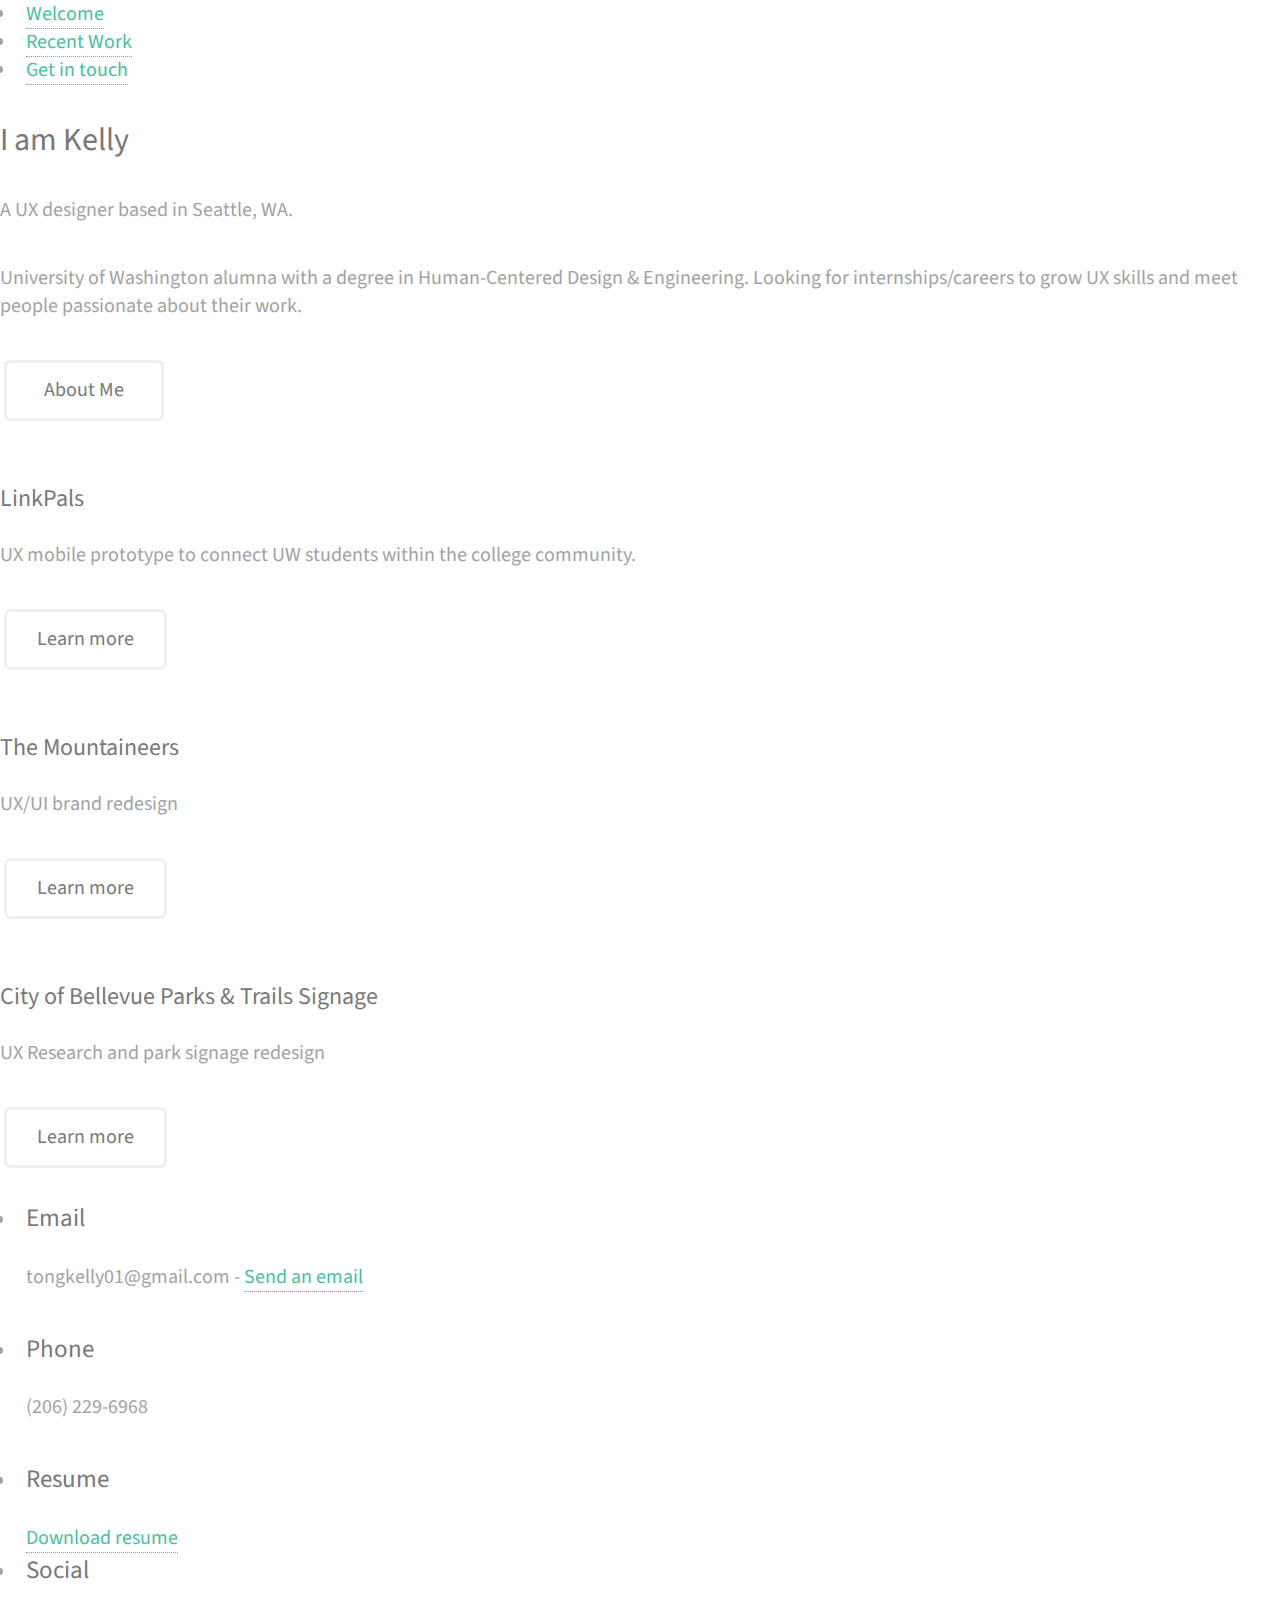
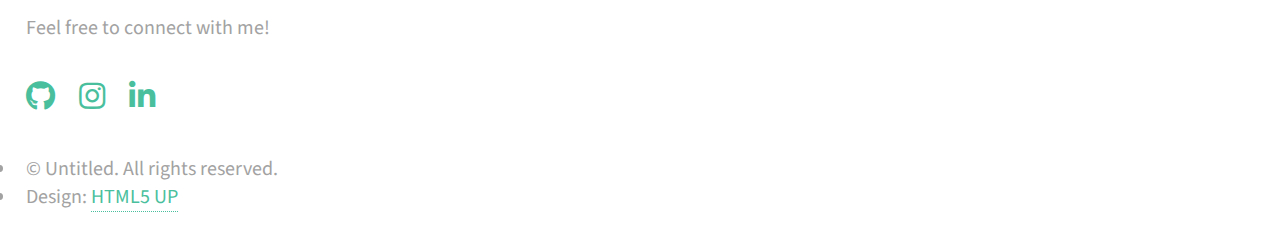
<file: index.html>
<!DOCTYPE HTML>
<!--
	Hyperspace by HTML5 UP
	html5up.net | @ajlkn
	Free for personal and commercial use under the CCA 3.0 license (html5up.net/license)
-->
<html>
	<head>
		<title>Kelly Tong's Portfolio</title>
		<meta charset="utf-8" />
		<meta name="viewport" content="width=device-width, initial-scale=1, user-scalable=no" />
		<link rel="stylesheet" href="assets/css/main.css" />
		<noscript><link rel="stylesheet" href="assets/css/noscript.css" /></noscript>
	</head>
	<body class="is-preload">

		<!-- Sidebar -->
			<section id="sidebar">
				<div class="inner">
					<nav>
						<ul>
							<li><a href="#intro">Welcome</a></li>
							<li><a href="#one">Recent Work</a></li>
							<li><a href="#three">Get in touch</a></li>
						</ul>
					</nav>
				</div>
			</section>

		<!-- Wrapper -->
			<div id="wrapper">

				<!-- Intro -->
					<section id="intro" class="wrapper style1 fullscreen fade-up">
						<div class="inner">
							<h1>I am Kelly</h1>
							<p>A UX designer based in Seattle, WA.</p>
							<p>University of Washington alumna with a degree in Human-Centered Design & Engineering.
								Looking for internships/careers to grow UX skills and meet people passionate about their work.</p>
							<ul class="actions">
								<li><a href="aboutme.html" class="button">About Me</a></li>
							</ul>
						</div>
					</section>

				<!-- One -->
						<section id="one" class="wrapper style2 spotlights">
							<!-- LinkPals -->
							<section>
								<a class="image"><img src="images/pic02.jpg" alt="" data-position="top center"
									style="width: 100px; height: 100px;"/></a>
								<div class="content">
									<div class="inner">
										<h2>LinkPals</h2>
										<p>UX mobile prototype to connect UW students within the college community.</p>
										<ul class="actions">
											<li><a href="linkpals.html" class="button">Learn more</a></li>
										</ul>
									</div>
								</div>
							</section>
							<!-- The Mountaineers -->
							<section>
								<a class="image"><img src="images/pic01.jpg" alt="" data-position="top center" width=50 height=50/></a>
								<div class="content">
									<div class="inner">
										<h2>The Mountaineers</h2>
										<p>UX/UI brand redesign</p>
										<ul class="actions">
											<li><a href="mountaineers.html" class="button">Learn more</a></li>
										</ul>
									</div>
								</div>
							</section>

						<!-- Capstone -->
							<section>
								<a class="image"><img src="images/capstone/sign.png" alt="" data-position="top center" width=50 height=50/></a>
								<div class="content">
									<div class="inner">
										<h2>City of Bellevue Parks & Trails Signage</h2>
										<p>UX Research and park signage redesign</p>
										<ul class="actions">
											<li><a href="capstone.html" class="button">Learn more</a></li>
										</ul>
									</div>
								</div>
							</section>
						</section>

				<!-- Three -->
					<section id="three" class="wrapper style3 fade-up">
						<div class="inner">

								<section>
									<ul class="contact">
										<li>
											<h3>Email</h3>
											<p>tongkelly01@gmail.com - <a href="mailto:tongkelly01@gmail.com">Send an email</a></p>
										</li>

										<li>
											<h3>Phone</h3>
											<p>(206) 229-6968</p>
										</li>

										<li>
											<h3>Resume</h3>
											<a href="KellyTongResume.pdf" download>Download resume</a>
										</li>

										<li>
											<h3>Social</h3>
											<p>Feel free to connect with me!</p>
											<ul class="icons">
												<li><a href="https://github.com/kellytong" class="icon brands fa-github"><span class="label">GitHub</span></a></li>
												<li><a href="https://www.instagram.com/ktongiee" class="icon brands fa-instagram"><span class="label">Instagram</span></a></li>
												<li><a href="https://www.linkedin.com/in/kelly-tong" class="icon brands fa-linkedin-in"><span class="label">LinkedIn</span></a></li>
											</ul>
										</li>
									</ul>
								</section>
						</div>
					</section>
			</div>

		<!-- Footer -->
			<footer id="footer" class="wrapper style1-alt">
				<div class="inner">
					<ul class="menu">
						<li>&copy; Untitled. All rights reserved.</li><li>Design: <a href="http://html5up.net">HTML5 UP</a></li>
					</ul>
				</div>
			</footer>

		<!-- Scripts -->
			<script src="assets/js/jquery.min.js"></script>
			<script src="assets/js/jquery.scrollex.min.js"></script>
			<script src="assets/js/jquery.scrolly.min.js"></script>
			<script src="assets/js/browser.min.js"></script>
			<script src="assets/js/breakpoints.min.js"></script>
			<script src="assets/js/util.js"></script>
			<script src="assets/js/main.js"></script>

	</body>
</html>
</file>
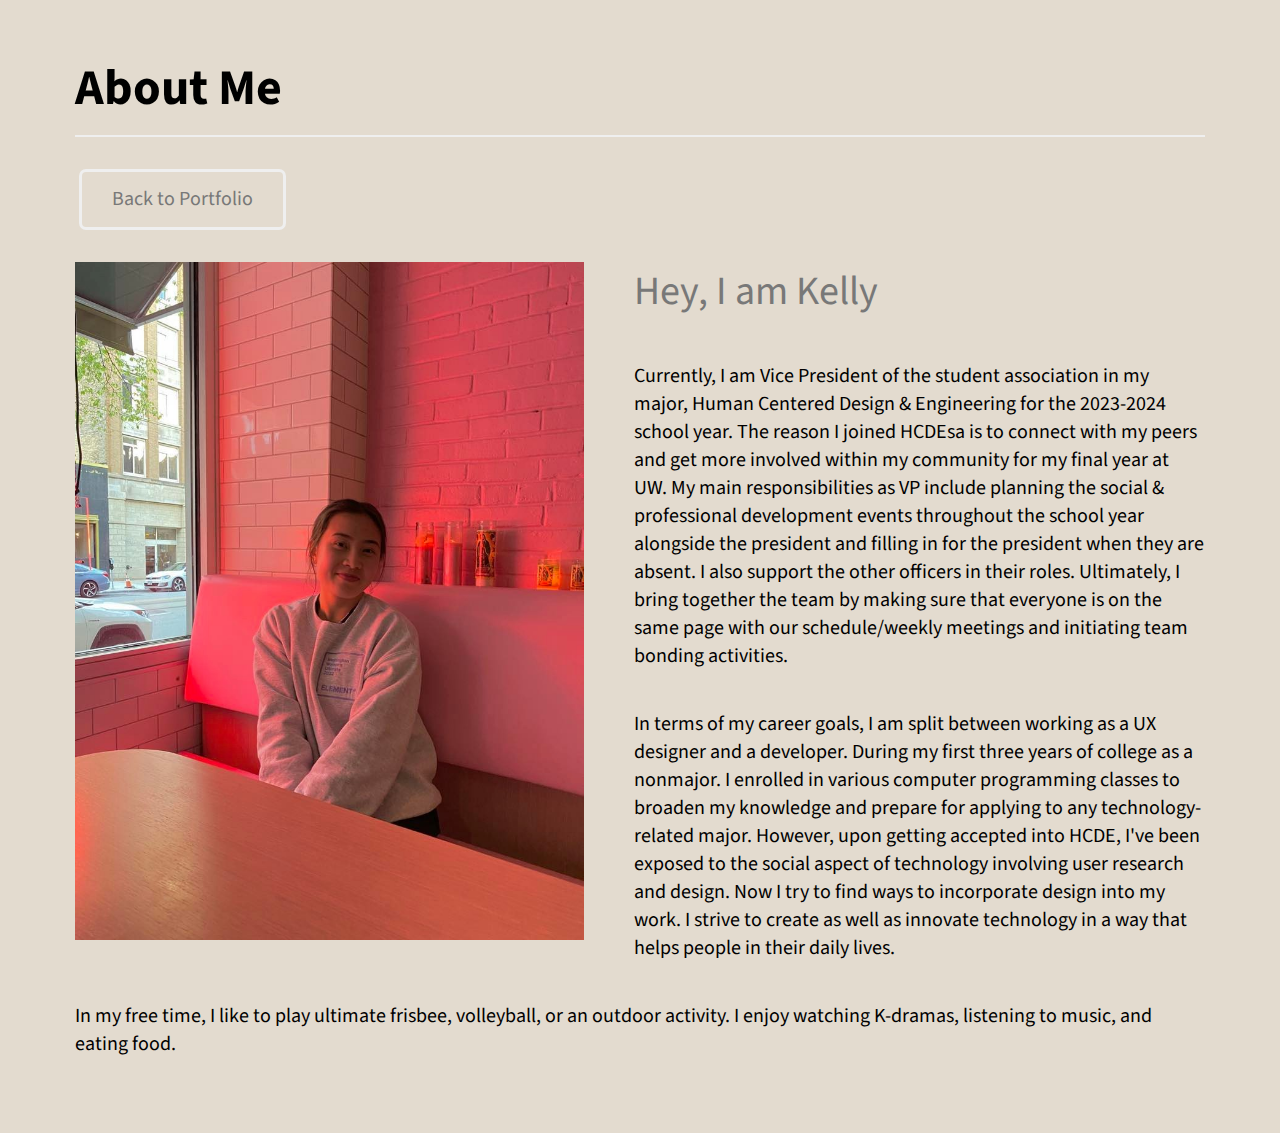
<file: about.html>
<!DOCTYPE HTML>
<html>
	<head>
		<title>About Me</title>
		<link rel="stylesheet" href="assets/css/main.css" />
	</head>
	  <body class="about">
			<header class="heading">About Me</header><hr>

			<ul class="actions">
				<li><a href="index.html" class="button">Back to Portfolio</a></li>
			</ul>

			<section class="aboutme">
				<img class="pic" src="images/portfolio pic.jpeg" alt="">

				<h1>Hey, I am Kelly</h1>

				<strong>
				<p>Currently, I am Vice President of the student association in my
					major, Human Centered Design & Engineering for the 2023-2024 school
					year. The reason I joined HCDEsa is to connect with my peers and get
					more involved within my community for my final year at UW. My main
					responsibilities as VP include planning the social & professional
					development events throughout the school year alongside the president
					and filling in for the president when they are absent. I also support
					the other officers in their roles. Ultimately, I bring together the
					team by making sure that everyone is on the same page with our
					schedule/weekly meetings and initiating team bonding activities.</p>

				<p>In terms of my career goals, I am split between working as a UX
					designer and a developer.

					During my first three years of college as a nonmajor. I enrolled in
					various computer programming classes to broaden my knowledge and
					prepare for applying to any technology-related major. However, upon
					getting accepted into HCDE, I've been exposed to the social aspect
					of technology involving user research and design. Now I try to find
					ways to incorporate design into my work. I strive to create as well
					as innovate technology in a way that helps people in their daily
					lives.</p>

				<p>In my free time, I like to play ultimate frisbee, volleyball, or an
					outdoor activity. I enjoy watching K-dramas, listening to music, and
					eating food. </p>

				</strong>
			</section>

    </body>
</html>
</file>
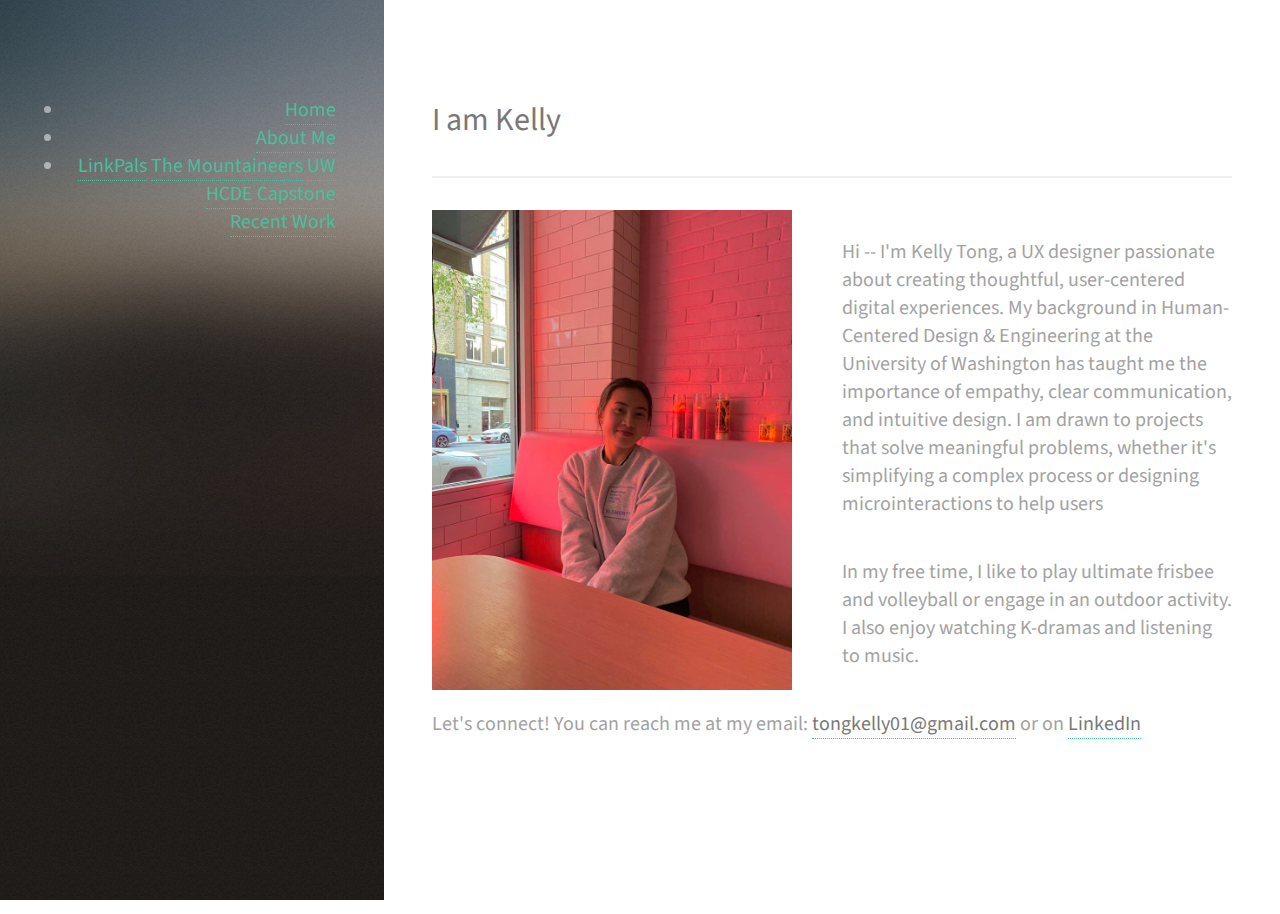
<file: aboutme.html>
<!DOCTYPE HTML>
<!--
	Hyperspace by HTML5 UP
	html5up.net | @ajlkn
	Free for personal and commercial use under the CCA 3.0 license (html5up.net/license)
-->
<html>
	<head>
		<title>About Me Page</title>
		<meta charset="utf-8" />
		<meta name="viewport" content="width=device-width, initial-scale=1, user-scalable=no" />
		<link rel="stylesheet" href="assets/css/main.css" />
		<noscript><link rel="stylesheet" href="assets/css/noscript.css" /></noscript>
	</head>
	<body class="is-preload">

		<!-- Header -->
			<header id="header">
				<nav>
					<ul>
						<li><a href="index.html">Home</a></li>
						<li><a href="aboutme.html" class="active">About Me</a></li>
						<li>
							<div class="dropdown">
								<div class="dropdown-content">
									<a href="linkpals.html">LinkPals</a>
									<a href="mountaineers.html">The Mountaineers</a>
                  <a href="capstone.html">UW HCDE Capstone</a>
								</div><a href="capstone.html">Recent Work</a>
							</div>
						</li>
					</ul>
				</nav>
			</header>

		<!-- Wrapper -->
			<div id="wrapper">

				<!-- Main -->
					<section id="main" class="wrapper">
						<div class="inner">
							<h1>I am Kelly</h1><hr>
							<img class="pic" src="images/portfolio.jpeg" alt="" /><br>
							<p>Hi -- I'm Kelly Tong, a UX designer passionate about creating thoughtful,
								user-centered digital experiences. My background in Human-Centered
								Design & Engineering at the University of Washington has taught me
								the importance of empathy, clear communication, and intuitive design.
								I am drawn to projects that solve meaningful problems, whether it's
							  simplifying a complex process or designing microinteractions to help
							  users</p>

							<p>In my free time, I like to play ultimate frisbee and volleyball or
								engage in an outdoor activity. I also enjoy watching K-dramas and listening
								to music.</p>

							<p>Let's connect! You can reach me at my email:
								<a href="mailto:tongkelly01@gmail.com"><b>tongkelly01@gmail.com</b></a>
								or on <a href="https://www.linkedin.com/in/kelly-tong"><b>LinkedIn</b></a>
							</p>
						</div>
					</section>

			</div>

		<!-- Footer -->
			<footer id="footer" class="wrapper alt">
				<div class="inner">
					<ul class="menu">
						<li>&copy; Untitled. All rights reserved.</li><li>Design: <a href="http://html5up.net">HTML5 UP</a></li>
					</ul>
				</div>
			</footer>

		<!-- Scripts -->
			<script src="assets/js/jquery.min.js"></script>
			<script src="assets/js/jquery.scrollex.min.js"></script>
			<script src="assets/js/jquery.scrolly.min.js"></script>
			<script src="assets/js/browser.min.js"></script>
			<script src="assets/js/breakpoints.min.js"></script>
			<script src="assets/js/util.js"></script>
			<script src="assets/js/main.js"></script>

	</body>
</html>
</file>
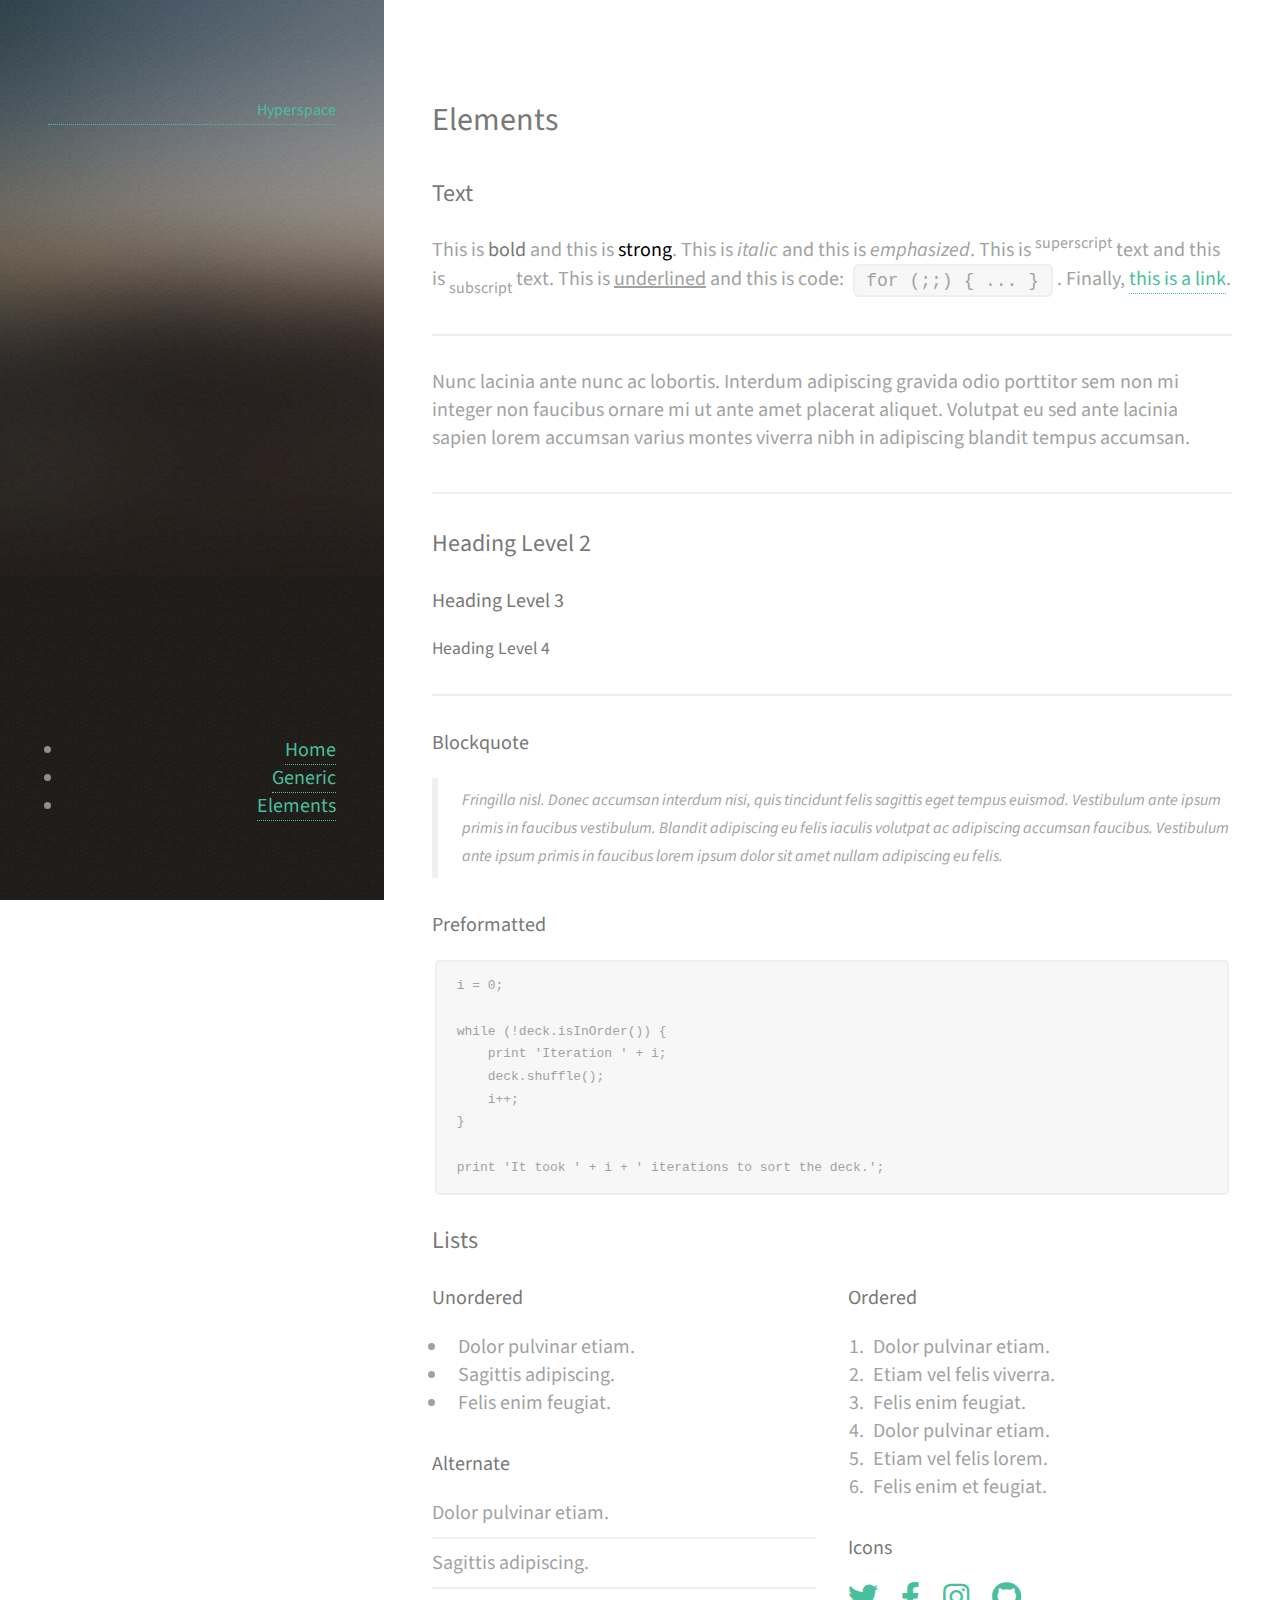
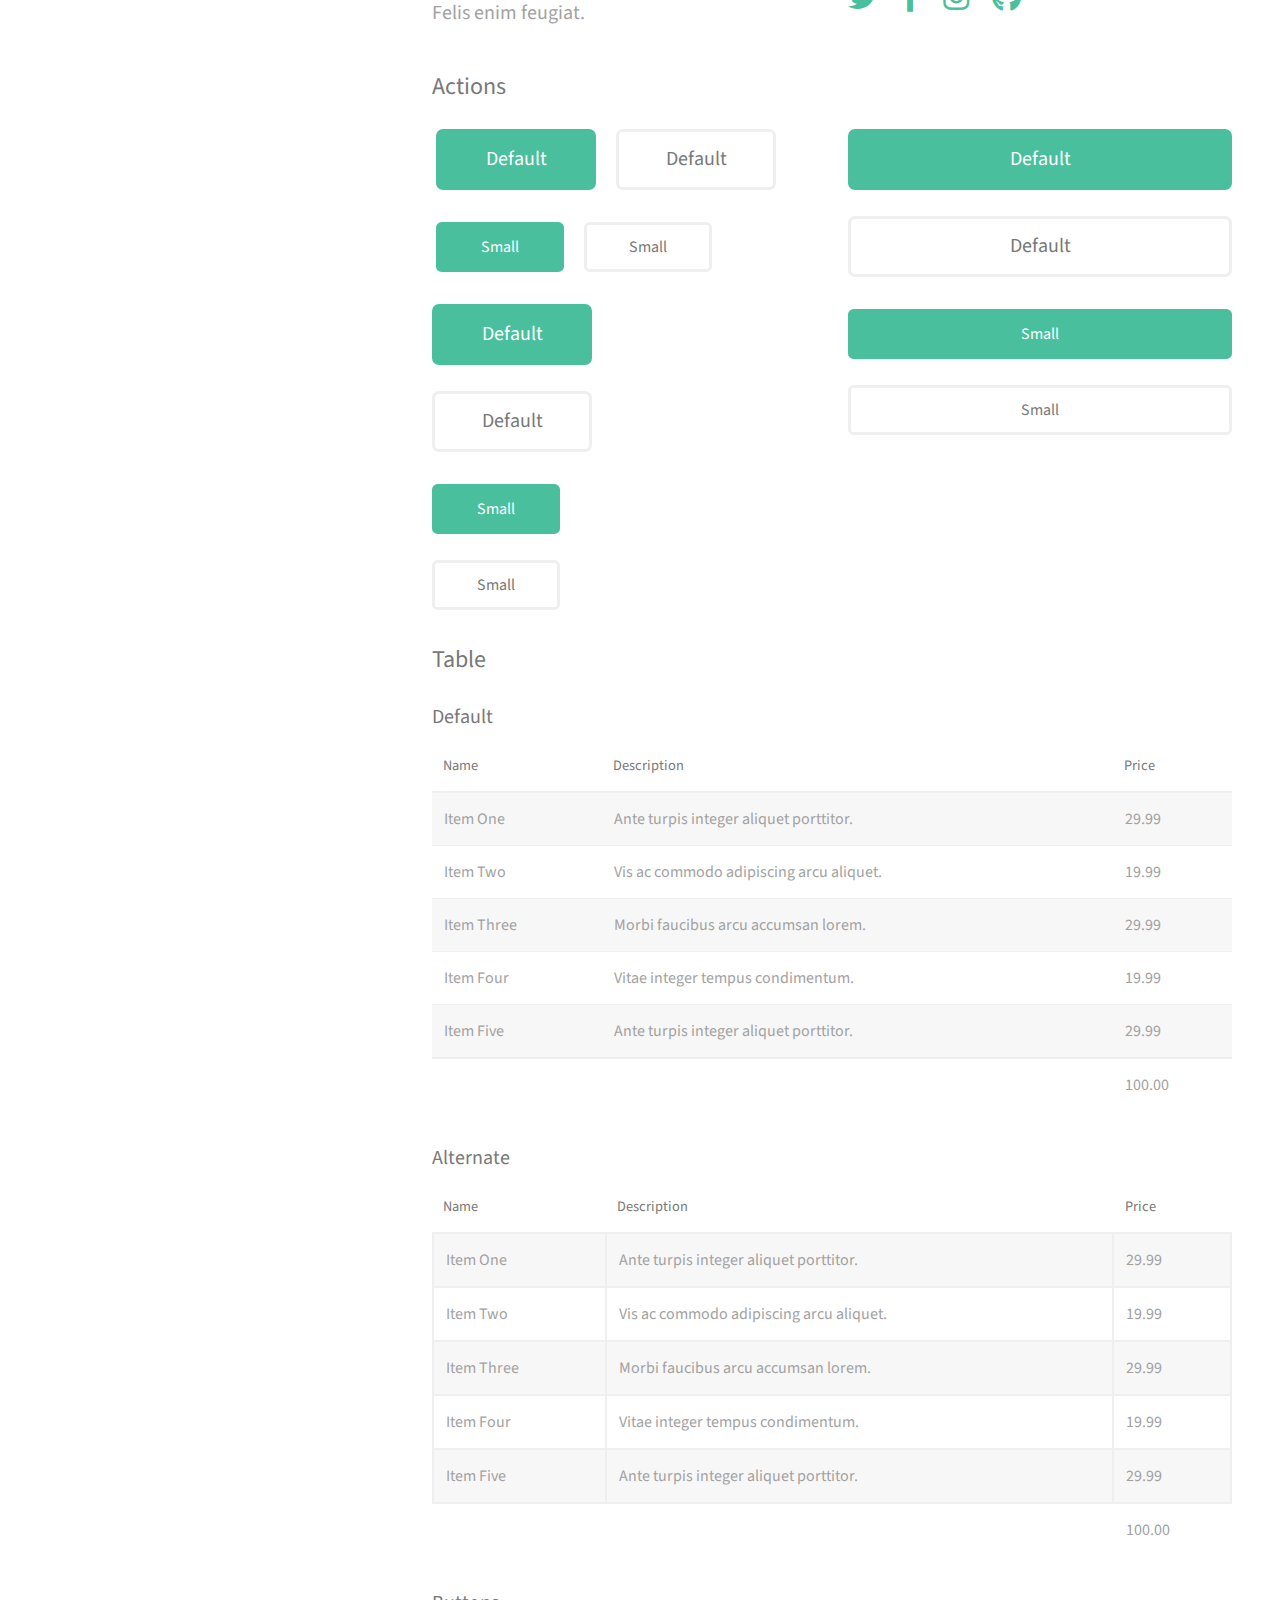
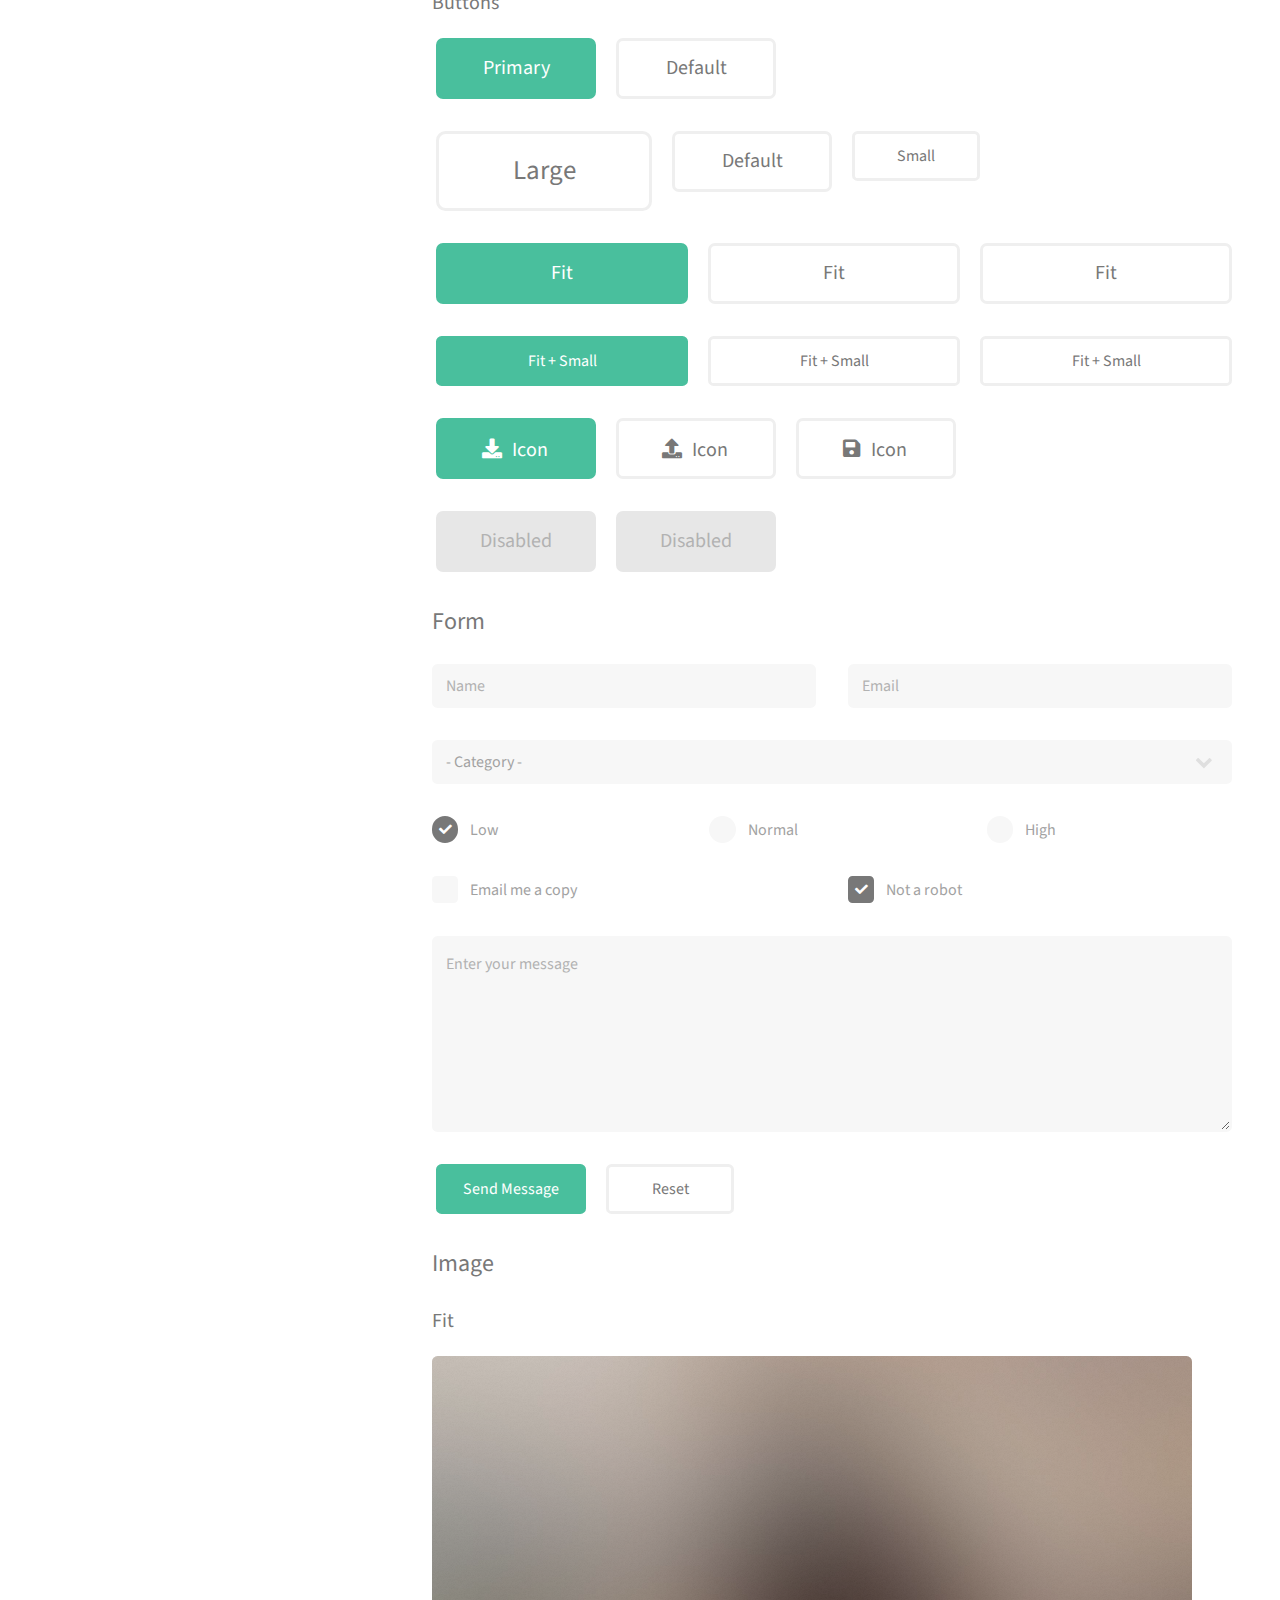
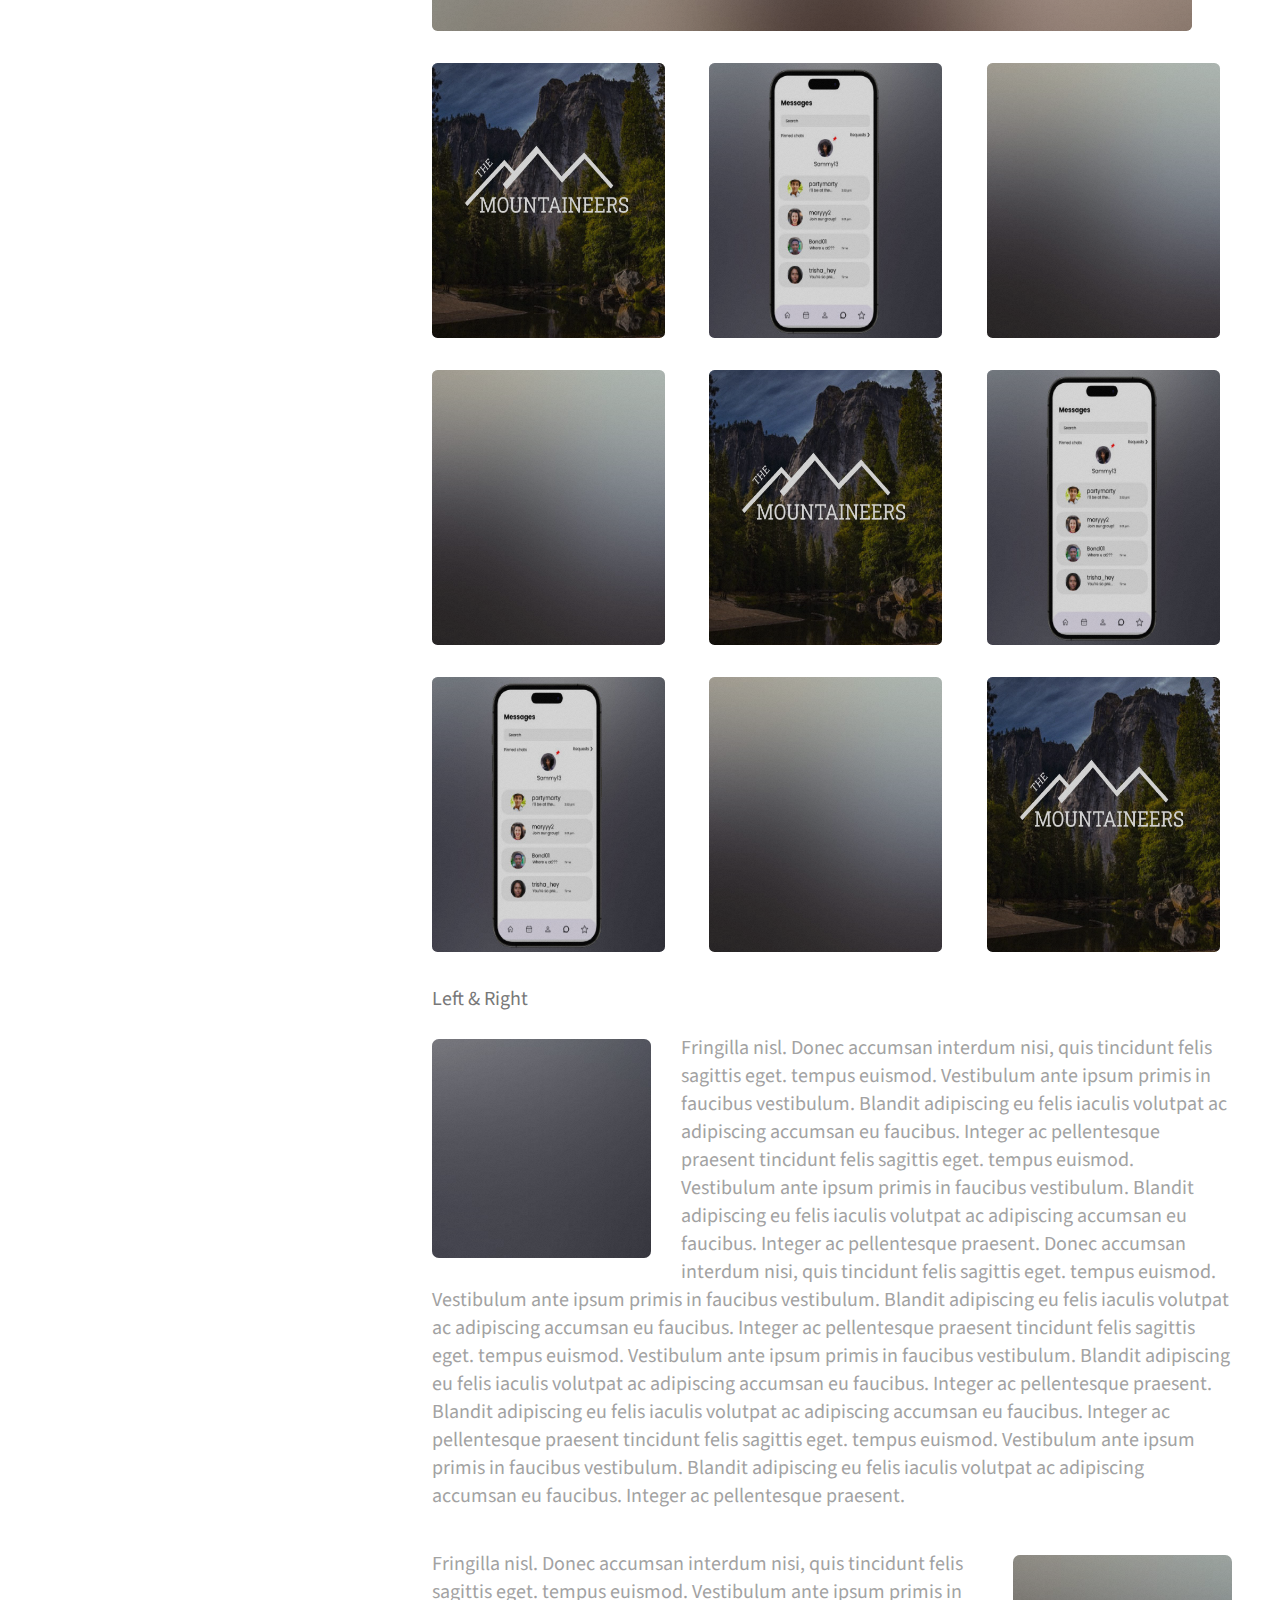
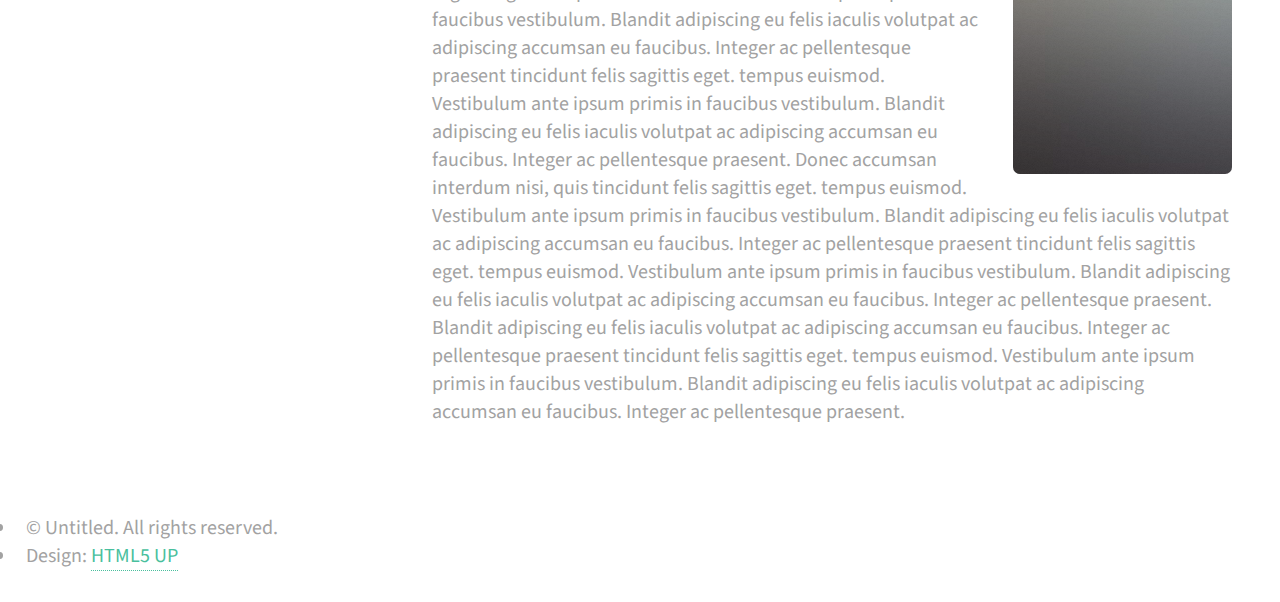
<file: elements.html>
<!DOCTYPE HTML>
<!--
	Hyperspace by HTML5 UP
	html5up.net | @ajlkn
	Free for personal and commercial use under the CCA 3.0 license (html5up.net/license)
-->
<html>
	<head>
		<title>Elements - Hyperspace by HTML5 UP</title>
		<meta charset="utf-8" />
		<meta name="viewport" content="width=device-width, initial-scale=1, user-scalable=no" />
		<link rel="stylesheet" href="assets/css/main.css" />
		<noscript><link rel="stylesheet" href="assets/css/noscript.css" /></noscript>
	</head>
	<body class="is-preload">

		<!-- Header -->
			<header id="header">
				<a href="index.html" class="title">Hyperspace</a>
				<nav>
					<ul>
						<li><a href="index.html">Home</a></li>
						<li><a href="generic.html">Generic</a></li>
						<li><a href="elements.html"  class="active">Elements</a></li>
					</ul>
				</nav>
			</header>

		<!-- Wrapper -->
			<div id="wrapper">

				<!-- Main -->
					<section id="main" class="wrapper">
						<div class="inner">
							<h1 class="major">Elements</h1>

							<!-- Text -->
								<section>
									<h2>Text</h2>
									<p>This is <b>bold</b> and this is <strong>strong</strong>. This is <i>italic</i> and this is <em>emphasized</em>.
									This is <sup>superscript</sup> text and this is <sub>subscript</sub> text.
									This is <u>underlined</u> and this is code: <code>for (;;) { ... }</code>. Finally, <a href="#">this is a link</a>.</p>
									<hr />
									<p>Nunc lacinia ante nunc ac lobortis. Interdum adipiscing gravida odio porttitor sem non mi integer non faucibus ornare mi ut ante amet placerat aliquet. Volutpat eu sed ante lacinia sapien lorem accumsan varius montes viverra nibh in adipiscing blandit tempus accumsan.</p>
									<hr />
									<h2>Heading Level 2</h2>
									<h3>Heading Level 3</h3>
									<h4>Heading Level 4</h4>
									<hr />
									<h3>Blockquote</h3>
									<blockquote>Fringilla nisl. Donec accumsan interdum nisi, quis tincidunt felis sagittis eget tempus euismod. Vestibulum ante ipsum primis in faucibus vestibulum. Blandit adipiscing eu felis iaculis volutpat ac adipiscing accumsan faucibus. Vestibulum ante ipsum primis in faucibus lorem ipsum dolor sit amet nullam adipiscing eu felis.</blockquote>
									<h3>Preformatted</h3>
									<pre><code>i = 0;

while (!deck.isInOrder()) {
    print 'Iteration ' + i;
    deck.shuffle();
    i++;
}

print 'It took ' + i + ' iterations to sort the deck.';</code></pre>
								</section>

							<!-- Lists -->
								<section>
									<h2>Lists</h2>
									<div class="row">
										<div class="col-6 col-12-medium">
											<h3>Unordered</h3>
											<ul>
												<li>Dolor pulvinar etiam.</li>
												<li>Sagittis adipiscing.</li>
												<li>Felis enim feugiat.</li>
											</ul>
											<h3>Alternate</h3>
											<ul class="alt">
												<li>Dolor pulvinar etiam.</li>
												<li>Sagittis adipiscing.</li>
												<li>Felis enim feugiat.</li>
											</ul>
										</div>
										<div class="col-6 col-12-medium">
											<h3>Ordered</h3>
											<ol>
												<li>Dolor pulvinar etiam.</li>
												<li>Etiam vel felis viverra.</li>
												<li>Felis enim feugiat.</li>
												<li>Dolor pulvinar etiam.</li>
												<li>Etiam vel felis lorem.</li>
												<li>Felis enim et feugiat.</li>
											</ol>
											<h3>Icons</h3>
											<ul class="icons">
												<li><a href="#" class="icon brands fa-twitter"><span class="label">Twitter</span></a></li>
												<li><a href="#" class="icon brands fa-facebook-f"><span class="label">Facebook</span></a></li>
												<li><a href="#" class="icon brands fa-instagram"><span class="label">Instagram</span></a></li>
												<li><a href="#" class="icon brands fa-github"><span class="label">Github</span></a></li>
											</ul>
										</div>
									</div>
									<h2>Actions</h2>
									<div class="row">
										<div class="col-6 col-12-medium">
											<ul class="actions">
												<li><a href="#" class="button primary">Default</a></li>
												<li><a href="#" class="button">Default</a></li>
											</ul>
											<ul class="actions small">
												<li><a href="#" class="button primary small">Small</a></li>
												<li><a href="#" class="button small">Small</a></li>
											</ul>
											<ul class="actions stacked">
												<li><a href="#" class="button primary">Default</a></li>
												<li><a href="#" class="button">Default</a></li>
											</ul>
											<ul class="actions stacked">
												<li><a href="#" class="button primary small">Small</a></li>
												<li><a href="#" class="button small">Small</a></li>
											</ul>
										</div>
										<div class="col-6 col-12-medium">
											<ul class="actions stacked">
												<li><a href="#" class="button primary fit">Default</a></li>
												<li><a href="#" class="button fit">Default</a></li>
											</ul>
											<ul class="actions stacked">
												<li><a href="#" class="button primary small fit">Small</a></li>
												<li><a href="#" class="button small fit">Small</a></li>
											</ul>
										</div>
									</div>
								</section>

							<!-- Table -->
								<section>
									<h2>Table</h2>
									<h3>Default</h3>
									<div class="table-wrapper">
										<table>
											<thead>
												<tr>
													<th>Name</th>
													<th>Description</th>
													<th>Price</th>
												</tr>
											</thead>
											<tbody>
												<tr>
													<td>Item One</td>
													<td>Ante turpis integer aliquet porttitor.</td>
													<td>29.99</td>
												</tr>
												<tr>
													<td>Item Two</td>
													<td>Vis ac commodo adipiscing arcu aliquet.</td>
													<td>19.99</td>
												</tr>
												<tr>
													<td>Item Three</td>
													<td> Morbi faucibus arcu accumsan lorem.</td>
													<td>29.99</td>
												</tr>
												<tr>
													<td>Item Four</td>
													<td>Vitae integer tempus condimentum.</td>
													<td>19.99</td>
												</tr>
												<tr>
													<td>Item Five</td>
													<td>Ante turpis integer aliquet porttitor.</td>
													<td>29.99</td>
												</tr>
											</tbody>
											<tfoot>
												<tr>
													<td colspan="2"></td>
													<td>100.00</td>
												</tr>
											</tfoot>
										</table>
									</div>

									<h3>Alternate</h3>
									<div class="table-wrapper">
										<table class="alt">
											<thead>
												<tr>
													<th>Name</th>
													<th>Description</th>
													<th>Price</th>
												</tr>
											</thead>
											<tbody>
												<tr>
													<td>Item One</td>
													<td>Ante turpis integer aliquet porttitor.</td>
													<td>29.99</td>
												</tr>
												<tr>
													<td>Item Two</td>
													<td>Vis ac commodo adipiscing arcu aliquet.</td>
													<td>19.99</td>
												</tr>
												<tr>
													<td>Item Three</td>
													<td> Morbi faucibus arcu accumsan lorem.</td>
													<td>29.99</td>
												</tr>
												<tr>
													<td>Item Four</td>
													<td>Vitae integer tempus condimentum.</td>
													<td>19.99</td>
												</tr>
												<tr>
													<td>Item Five</td>
													<td>Ante turpis integer aliquet porttitor.</td>
													<td>29.99</td>
												</tr>
											</tbody>
											<tfoot>
												<tr>
													<td colspan="2"></td>
													<td>100.00</td>
												</tr>
											</tfoot>
										</table>
									</div>
								</section>

							<!-- Buttons -->
								<section>
									<h3>Buttons</h3>
									<ul class="actions">
										<li><a href="#" class="button primary">Primary</a></li>
										<li><a href="#" class="button">Default</a></li>
									</ul>
									<ul class="actions">
										<li><a href="#" class="button large">Large</a></li>
										<li><a href="#" class="button">Default</a></li>
										<li><a href="#" class="button small">Small</a></li>
									</ul>
									<ul class="actions fit">
										<li><a href="#" class="button primary fit">Fit</a></li>
										<li><a href="#" class="button fit">Fit</a></li>
										<li><a href="#" class="button fit">Fit</a></li>
									</ul>
									<ul class="actions fit small">
										<li><a href="#" class="button primary fit small">Fit + Small</a></li>
										<li><a href="#" class="button fit small">Fit + Small</a></li>
										<li><a href="#" class="button fit small">Fit + Small</a></li>
									</ul>
									<ul class="actions">
										<li><a href="#" class="button primary icon solid fa-download">Icon</a></li>
										<li><a href="#" class="button icon solid fa-upload">Icon</a></li>
										<li><a href="#" class="button icon solid fa-save">Icon</a></li>
									</ul>
									<ul class="actions">
										<li><span class="button primary disabled">Disabled</span></li>
										<li><span class="button disabled">Disabled</span></li>
									</ul>
								</section>

							<!-- Form -->
								<section>
									<h2>Form</h2>
									<form method="post" action="#">
										<div class="row gtr-uniform">
											<div class="col-6 col-12-xsmall">
												<input type="text" name="demo-name" id="demo-name" value="" placeholder="Name" />
											</div>
											<div class="col-6 col-12-xsmall">
												<input type="email" name="demo-email" id="demo-email" value="" placeholder="Email" />
											</div>
											<div class="col-12">
												<select name="demo-category" id="demo-category">
													<option value="">- Category -</option>
													<option value="1">Manufacturing</option>
													<option value="1">Shipping</option>
													<option value="1">Administration</option>
													<option value="1">Human Resources</option>
												</select>
											</div>
											<div class="col-4 col-12-small">
												<input type="radio" id="demo-priority-low" name="demo-priority" checked>
												<label for="demo-priority-low">Low</label>
											</div>
											<div class="col-4 col-12-small">
												<input type="radio" id="demo-priority-normal" name="demo-priority">
												<label for="demo-priority-normal">Normal</label>
											</div>
											<div class="col-4 col-12-small">
												<input type="radio" id="demo-priority-high" name="demo-priority">
												<label for="demo-priority-high">High</label>
											</div>
											<div class="col-6 col-12-small">
												<input type="checkbox" id="demo-copy" name="demo-copy">
												<label for="demo-copy">Email me a copy</label>
											</div>
											<div class="col-6 col-12-small">
												<input type="checkbox" id="demo-human" name="demo-human" checked>
												<label for="demo-human">Not a robot</label>
											</div>
											<div class="col-12">
												<textarea name="demo-message" id="demo-message" placeholder="Enter your message" rows="6"></textarea>
											</div>
											<div class="col-12">
												<ul class="actions">
													<li><input type="submit" value="Send Message" class="primary" /></li>
													<li><input type="reset" value="Reset" /></li>
												</ul>
											</div>
										</div>
									</form>
								</section>

							<!-- Image -->
								<section>
									<h2>Image</h2>
									<h3>Fit</h3>
									<div class="box alt">
										<div class="row gtr-uniform">
											<div class="col-12"><span class="image fit"><img src="images/pic04.jpg" alt="" /></span></div>
											<div class="col-4"><span class="image fit"><img src="images/pic01.jpg" alt="" /></span></div>
											<div class="col-4"><span class="image fit"><img src="images/pic02.jpg" alt="" /></span></div>
											<div class="col-4"><span class="image fit"><img src="images/pic03.jpg" alt="" /></span></div>
											<div class="col-4"><span class="image fit"><img src="images/pic03.jpg" alt="" /></span></div>
											<div class="col-4"><span class="image fit"><img src="images/pic01.jpg" alt="" /></span></div>
											<div class="col-4"><span class="image fit"><img src="images/pic02.jpg" alt="" /></span></div>
											<div class="col-4"><span class="image fit"><img src="images/pic02.jpg" alt="" /></span></div>
											<div class="col-4"><span class="image fit"><img src="images/pic03.jpg" alt="" /></span></div>
											<div class="col-4"><span class="image fit"><img src="images/pic01.jpg" alt="" /></span></div>
										</div>
									</div>
									<h3>Left &amp; Right</h3>
									<p><span class="image left"><img src="images/pic05.jpg" alt="" /></span>Fringilla nisl. Donec accumsan interdum nisi, quis tincidunt felis sagittis eget. tempus euismod. Vestibulum ante ipsum primis in faucibus vestibulum. Blandit adipiscing eu felis iaculis volutpat ac adipiscing accumsan eu faucibus. Integer ac pellentesque praesent tincidunt felis sagittis eget. tempus euismod. Vestibulum ante ipsum primis in faucibus vestibulum. Blandit adipiscing eu felis iaculis volutpat ac adipiscing accumsan eu faucibus. Integer ac pellentesque praesent. Donec accumsan interdum nisi, quis tincidunt felis sagittis eget. tempus euismod. Vestibulum ante ipsum primis in faucibus vestibulum. Blandit adipiscing eu felis iaculis volutpat ac adipiscing accumsan eu faucibus. Integer ac pellentesque praesent tincidunt felis sagittis eget. tempus euismod. Vestibulum ante ipsum primis in faucibus vestibulum. Blandit adipiscing eu felis iaculis volutpat ac adipiscing accumsan eu faucibus. Integer ac pellentesque praesent. Blandit adipiscing eu felis iaculis volutpat ac adipiscing accumsan eu faucibus. Integer ac pellentesque praesent tincidunt felis sagittis eget. tempus euismod. Vestibulum ante ipsum primis in faucibus vestibulum. Blandit adipiscing eu felis iaculis volutpat ac adipiscing accumsan eu faucibus. Integer ac pellentesque praesent.</p>
									<p><span class="image right"><img src="images/pic06.jpg" alt="" /></span>Fringilla nisl. Donec accumsan interdum nisi, quis tincidunt felis sagittis eget. tempus euismod. Vestibulum ante ipsum primis in faucibus vestibulum. Blandit adipiscing eu felis iaculis volutpat ac adipiscing accumsan eu faucibus. Integer ac pellentesque praesent tincidunt felis sagittis eget. tempus euismod. Vestibulum ante ipsum primis in faucibus vestibulum. Blandit adipiscing eu felis iaculis volutpat ac adipiscing accumsan eu faucibus. Integer ac pellentesque praesent. Donec accumsan interdum nisi, quis tincidunt felis sagittis eget. tempus euismod. Vestibulum ante ipsum primis in faucibus vestibulum. Blandit adipiscing eu felis iaculis volutpat ac adipiscing accumsan eu faucibus. Integer ac pellentesque praesent tincidunt felis sagittis eget. tempus euismod. Vestibulum ante ipsum primis in faucibus vestibulum. Blandit adipiscing eu felis iaculis volutpat ac adipiscing accumsan eu faucibus. Integer ac pellentesque praesent. Blandit adipiscing eu felis iaculis volutpat ac adipiscing accumsan eu faucibus. Integer ac pellentesque praesent tincidunt felis sagittis eget. tempus euismod. Vestibulum ante ipsum primis in faucibus vestibulum. Blandit adipiscing eu felis iaculis volutpat ac adipiscing accumsan eu faucibus. Integer ac pellentesque praesent.</p>
								</section>

						</div>
					</section>

			</div>

		<!-- Footer -->
			<footer id="footer" class="wrapper alt">
				<div class="inner">
					<ul class="menu">
						<li>&copy; Untitled. All rights reserved.</li><li>Design: <a href="http://html5up.net">HTML5 UP</a></li>
					</ul>
				</div>
			</footer>

		<!-- Scripts -->
			<script src="assets/js/jquery.min.js"></script>
			<script src="assets/js/jquery.scrollex.min.js"></script>
			<script src="assets/js/jquery.scrolly.min.js"></script>
			<script src="assets/js/browser.min.js"></script>
			<script src="assets/js/breakpoints.min.js"></script>
			<script src="assets/js/util.js"></script>
			<script src="assets/js/main.js"></script>

	</body>
</html>
</file>
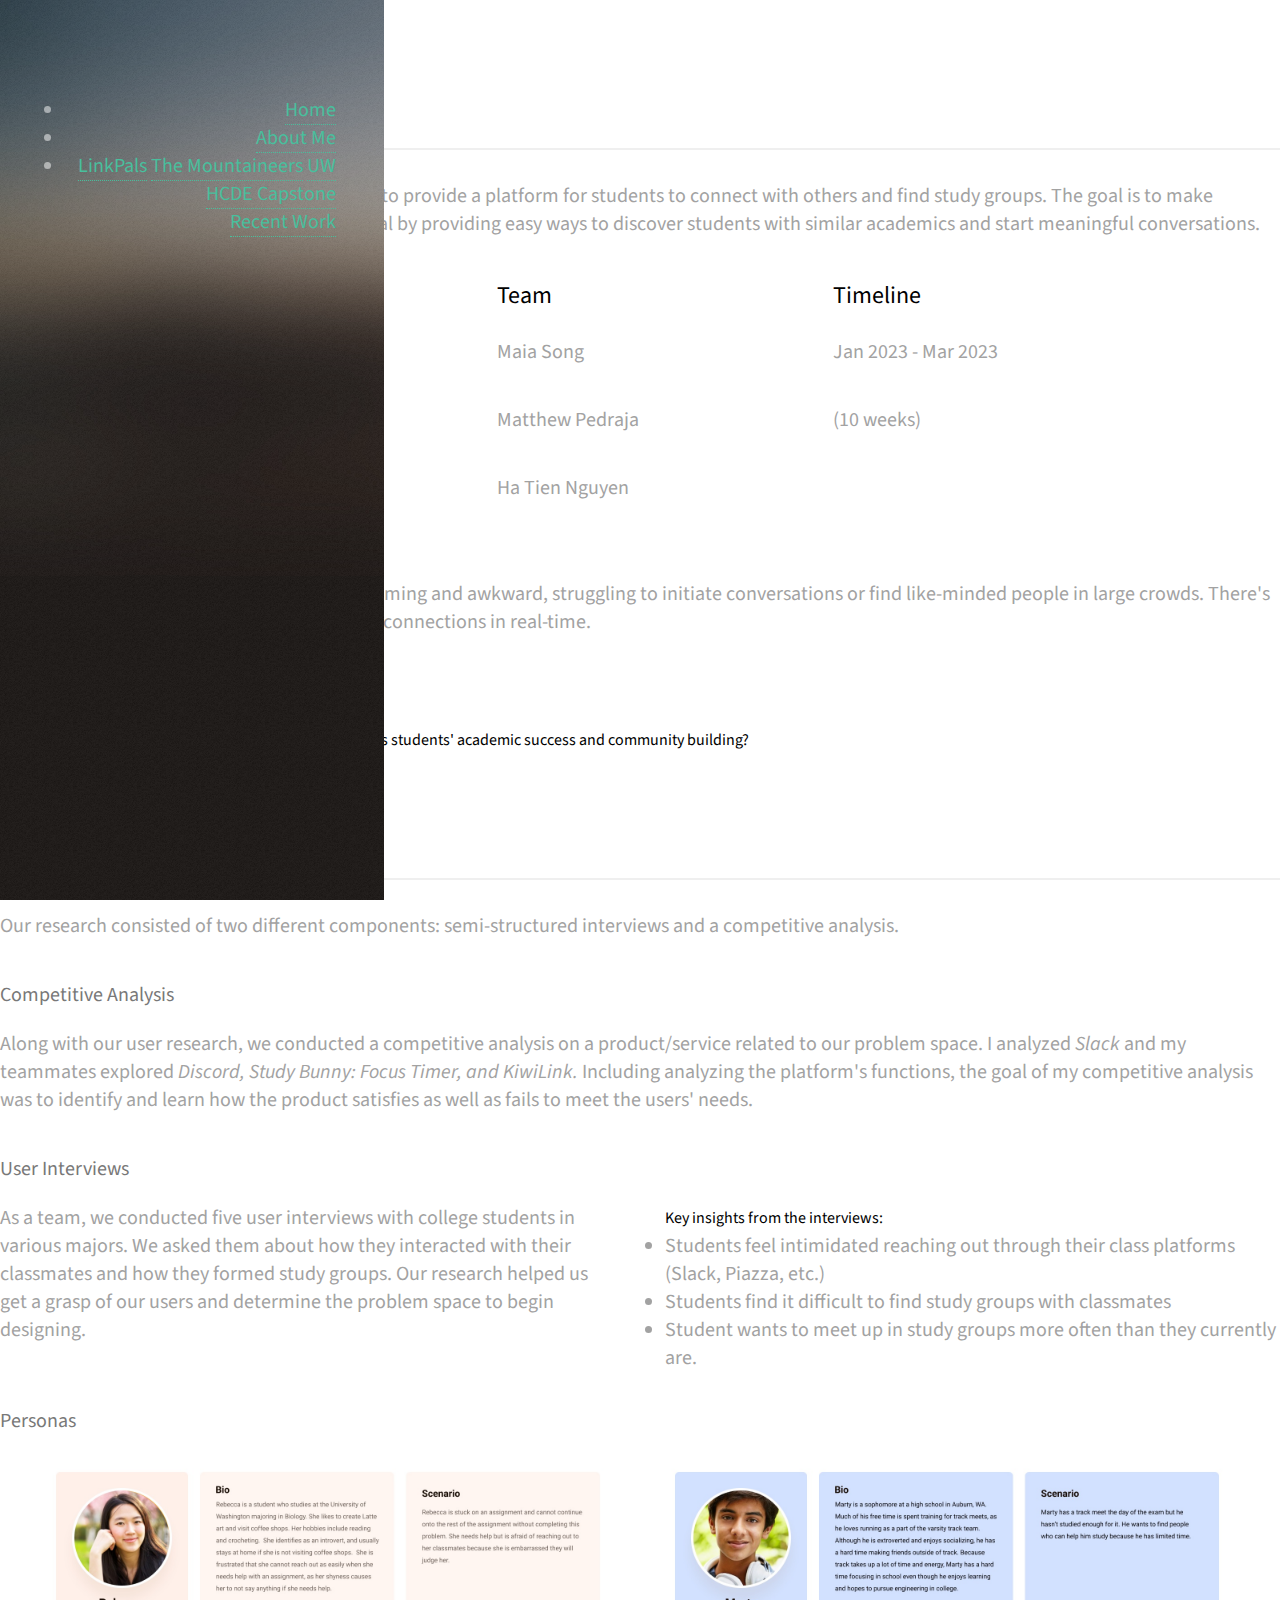
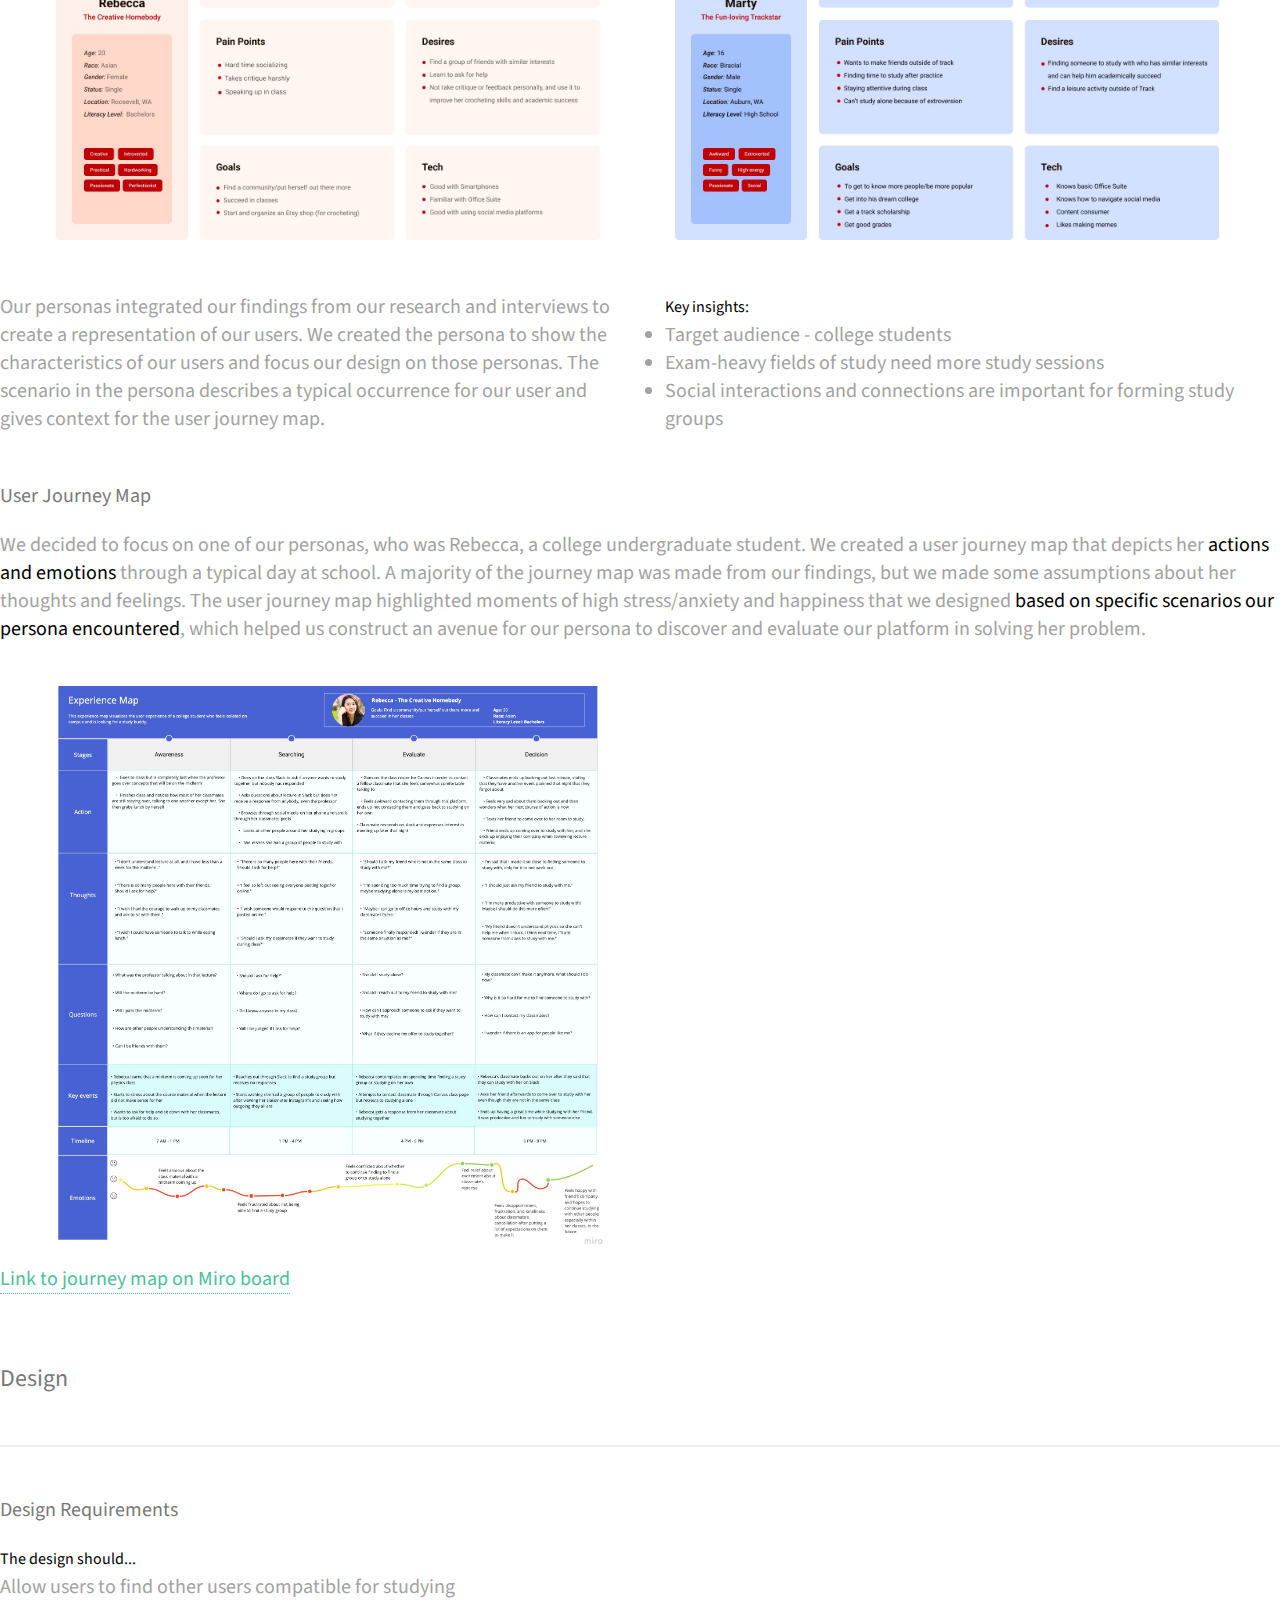
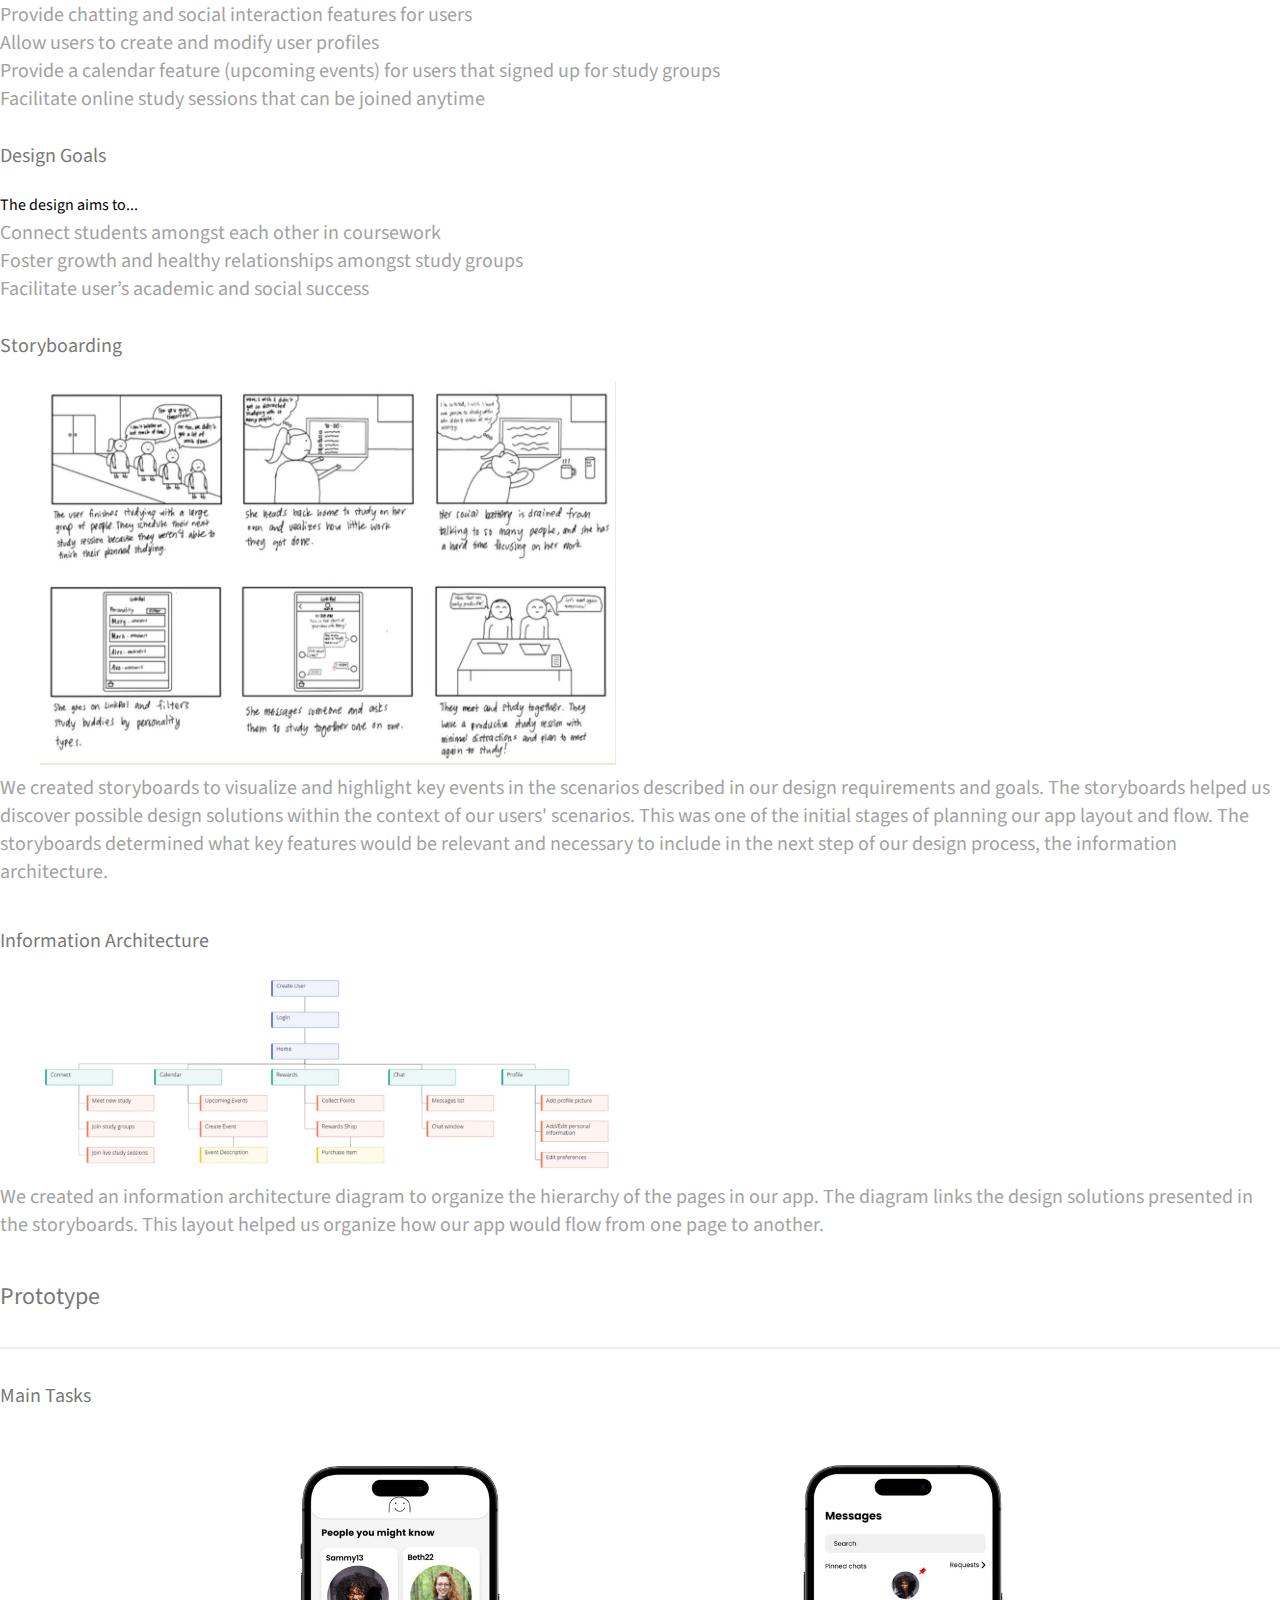
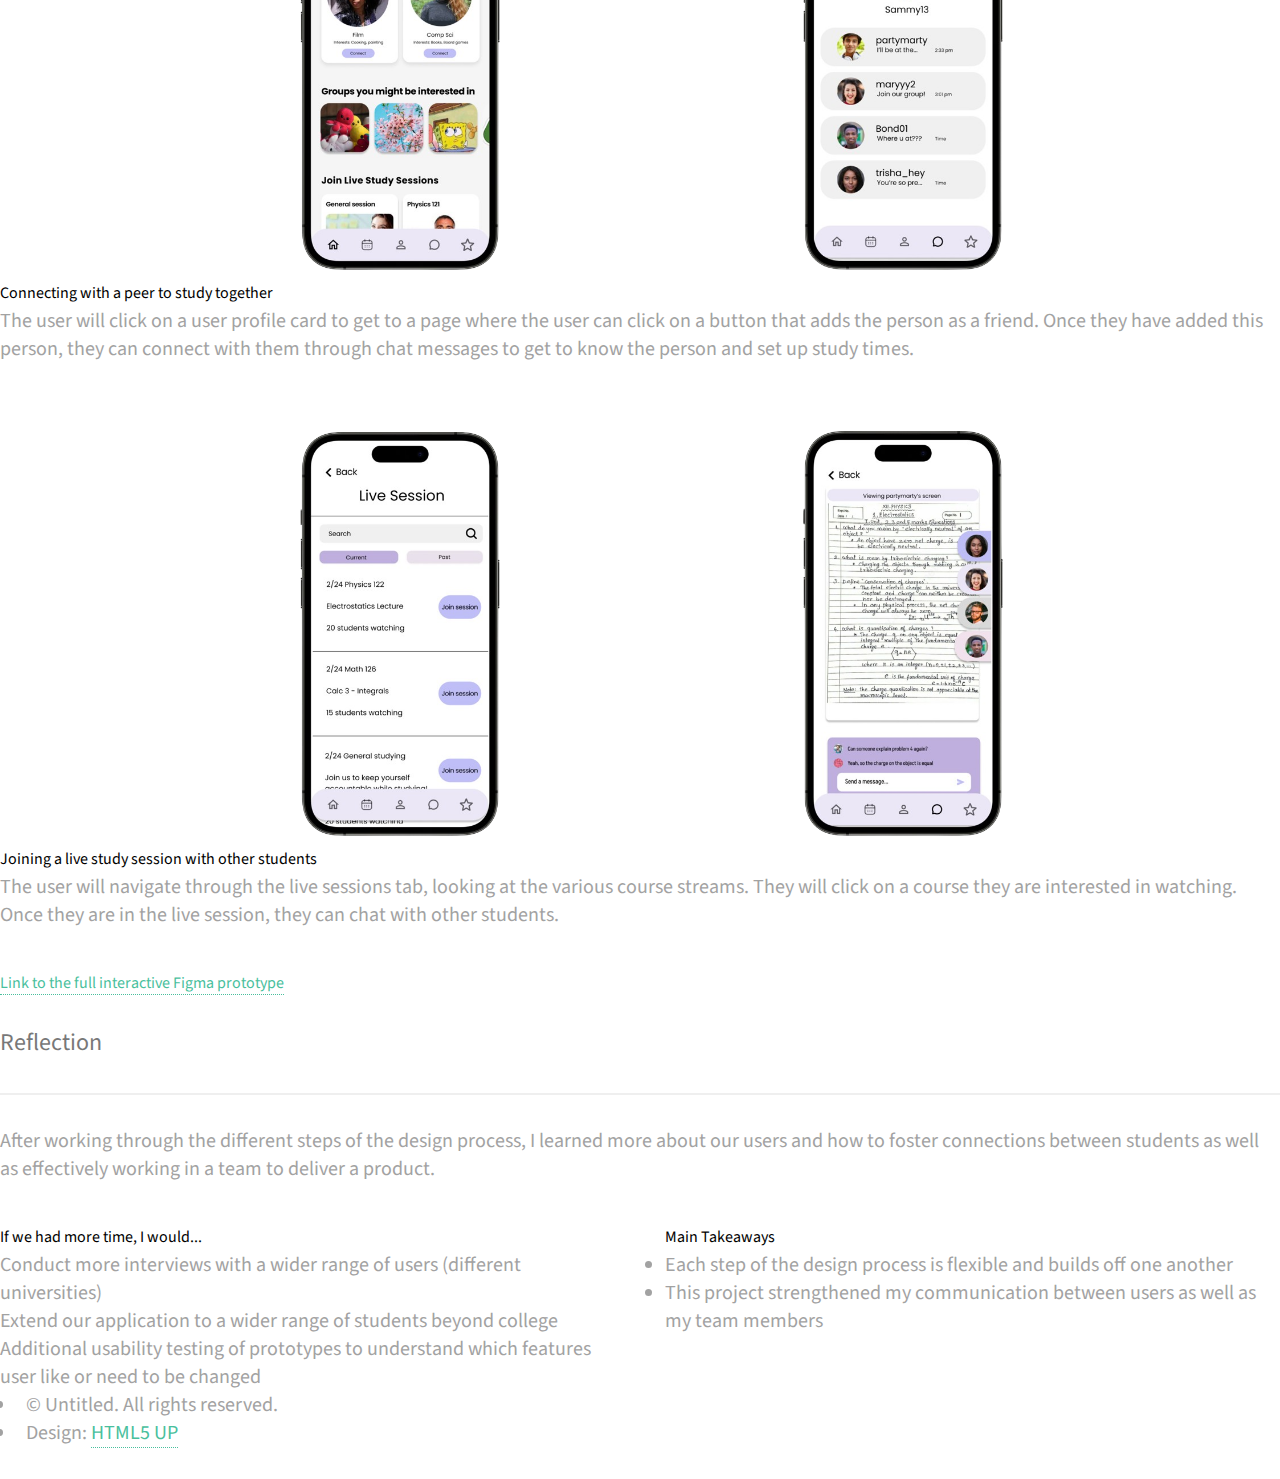
<file: linkpals.html>
<!DOCTYPE HTML>
<!--
	Hyperspace by HTML5 UP
	html5up.net | @ajlkn
	Free for personal and commercial use under the CCA 3.0 license (html5up.net/license)
-->
<html>
	<head>
		<title>LinkPals</title>
		<meta charset="utf-8" />
		<meta name="viewport" content="width=device-width, initial-scale=1, user-scalable=no" />
		<link rel="stylesheet" href="assets/css/main.css" />
		<noscript><link rel="stylesheet" href="assets/css/noscript.css" /></noscript>
	</head>
	<body class="is-preload">

		<!-- Header -->
			<header id="header">
				<nav>
					<ul>
						<li><a href="index.html">Home</a></li>
						<li><a href="aboutme.html">About Me</a></li>
						<li>
							<div class="dropdown">
								<div class="dropdown-content">
									<a href="linkpals.html">LinkPals</a>
									<a href="mountaineers.html">The Mountaineers</a>
                                    <a href="capstone.html">UW HCDE Capstone</a>
								</div><a href="capstone.html" class="active">Recent Work</a>
							</div>
						</li>
					</ul>
				</nav>
			</header>

		<!-- Banner -->
			<section id="intro" class="wrapper">
				<div class="inner">
					<h1 id= "linkpals" class="major">LinkPals</h1>
				</div>
			</section>

		<!-- LinkPals -->
			<section id="one" class="wrapper">
				<div class="inner">

				<!-- Overview -->
					<h2>Overview</h2><hr>
					<p>LinkPals is a conceptual mobile app designed to provide a platform for
						students to connect with others and find study groups. The goal is to make
						networking less awkward and more intentional by providing easy ways to
						discover students with similar academics and start meaningful conversations.</p>

					<div class="overview">
						<h2><strong>My Role</strong></h2>
						<p>UX Designer</p>
						<p>UX Researcher</p>

						<h2><strong>Team</strong></h2>
						<p>Maia Song</p>
						<p>Matthew Pedraja</p>
						<p>Ha Tien Nguyen</p>

						<h2><strong>Timeline</strong></h2>
						<p>Jan 2023 - Mar 2023</p>
						<p>(10 weeks)</p>
					</div><br>

					<h3>Problem Space</h3>
					<p class="text">Many people find networking events overwhelming and awkward,
						struggling to initiate conversations or find like-minded people in large
						crowds. There's a need for a tool that facilitates easy, relevant connections
						in real-time.</p>

					<h3>Design Question</h3>
					<strong>How might we create an mobile application that facilitates students' academic success and community building?</strong>
					<br><br><br>

				<!-- User Research -->
					<h2>User Research</h2><hr>
					<p>Our research consisted of two different components: semi-structured
						interviews and a competitive analysis.</p>

					<h3>Competitive Analysis</h3>
					<p>Along with our user research, we conducted a competitive analysis on a product/service related to our problem space. I analyzed
						<i>Slack</i> and my teammates explored <i>Discord, Study Bunny: Focus Timer, and KiwiLink.</i> Including analyzing the platform's
						functions, the goal of my competitive analysis was to identify and learn how the product satisfies as well as fails to meet the
						users' needs.</p>

					<h3>User Interviews</h3>
					<div class="analysis">
						<p>As a team, we conducted five user interviews with college students in various majors. We asked them about how they interacted with
							their classmates and how they formed study groups. Our research helped us get a grasp of our users and determine the problem space
							to begin designing.</p>

						<strong>Key insights from the interviews:</strong>
						<li>Students feel intimidated reaching out through their class platforms (Slack, Piazza, etc.)</li>
						<li>Students find it difficult to find study groups with classmates</li>
						<li>Student wants to meet up in study groups more often than they currently are.</li>
					</div><br>

					<h3>Personas</h3>
					<img class="persona" src="images/linkpals/rebecca.jpg" alt="persona">
					<img class="persona" src="images/linkpals/marty.jpg" alt="persona"><br><br>

					<div class="analysis">
						<p>Our personas integrated our findings from our research and interviews to create a representation of our users. We created the
							persona to show the characteristics of our users and focus our design on those personas. The scenario in the persona describes a
							typical occurrence for our user and gives context for the user journey map.</p>

							<strong>Key insights:</strong>
							<li>Target audience - college students</li>
							<li>Exam-heavy fields of study need more study sessions</li>
							<li>Social interactions and connections are important for forming study groups</li>
					</div><br>

					<h3>User Journey Map</h3>
					<p>We decided to focus on one of our personas, who was Rebecca, a college undergraduate student. We created a user journey map that
						depicts her <strong>actions and emotions</strong> through a typical day at school. A majority of the journey map was made from our
						findings, but we made some assumptions about her thoughts and feelings.

						The user journey map highlighted moments of high stress/anxiety and happiness that we designed <strong>based on specific scenarios
						our persona encountered</strong>, which helped us construct an avenue for our persona to discover and evaluate our platform in
						solving her problem.<br><br>

					<img class="persona" src="images/linkpals/journeymap.jpg" alt="Journey Map"><br>
					<a href="https://miro.com/app/board/uXjVPpNQcGI=/">Link to journey map on Miro board</a></p><br>

				<!-- Design -->
					<h2>Design<h2><hr>
					<h3>Design Requirements</h3>
					<strong>The design should...</strong>
					<li>Allow users to find other users compatible for studying</li>
					<li>Provide chatting and social interaction features for users</li>
					<li>Allow users to create and modify user profiles</li>
					<li>Provide a calendar feature (upcoming events) for users that signed up for study groups</li>
					<li>Facilitate online study sessions that can be joined anytime</li><br>

					<h3>Design Goals</h3>
					<strong>The design aims to...</strong>
					<li>Connect students amongst each other in coursework</li>
					<li>Foster growth and healthy relationships amongst study groups</li>
					<li>Facilitate user’s academic and social success</li><br>

					<h3>Storyboarding</h3>
					<img class="persona" src="images/linkpals/storyboard.png" alt="persona">

					<p>We created storyboards to visualize and highlight key events in the scenarios described in our design requirements and goals.
						The storyboards helped us discover possible design solutions within the context of our users' scenarios. This was one of the initial stages
						of planning our app layout and flow. The storyboards determined what key features would be relevant and necessary to include in the next
						step of our design process, the information architecture.</p>

					<h3>Information Architecture</h3>
					<img class="persona" src="images/linkpals/infoarch.png" alt="persona">

					<p>We created an information architecture diagram to organize the hierarchy of the pages in our app. The diagram links the design solutions
					presented in the storyboards. This layout helped us organize how our app would flow from one page to another.</p>

				<!-- Protoype -->
					<h2>Prototype</h2><hr>
					<h3>Main Tasks</h3>

					<img class="mockup" src="images/linkpals/home.png" alt="">
					<img class="mockup" src="images/linkpals/messages.png" alt=""><br>

					<div class="task">
						<strong>Connecting with a peer to study together</strong>
						<p>The user will click on a user profile card to get to a page where the user can click on a button that adds the person as a friend.
						Once they have added this person, they can connect with them through chat messages to get to know the person and set up study times.</p>
					</div><br>

					<img class="mockup" src="images/linkpals/live.png" alt="">
					<img class="mockup" src="images/linkpals/session.png" alt=""><br>

					<strong>Joining a live study session with other students</strong>
					<p>The user will navigate through the live sessions tab, looking at the various course streams. They will click on a course they are interested
						in watching. Once they are in the live session, they can chat with other students.</p>

					<a href="https://www.figma.com/proto/EOJ3SN2WRlN45JaZrxn8BV/LinkPal?node-id=423-13436&scaling=scale-down&page-id=417%3A10102&starting-point-node-id=423%3A13436&mode=design&t=7vZDIItSdm0DnwYt-1">
						Link to the full interactive Figma prototype</a><br><br>

					<h2>Reflection</h2><hr>
					<p>After working through the different steps of the design process, I learned more about our users and how to foster connections between
						students as well as effectively working in a team to deliver a product.</p>

					<div class="analysis">
						<strong>If we had more time, I would...</strong>
							<li>Conduct more interviews with a wider range of users (different universities)</li>
							<li>Extend our application to a wider range of students beyond college</li>
							<li>Additional usability testing of prototypes to understand which features user like or need to be changed</li>

						<strong>Main Takeaways</strong>
							<li>Each step of the design process is flexible and builds off one another</li>
							<li>This project strengthened my communication between users as well as my team members</li>
					</div>
				</div>
			</section>

		<!-- Footer -->
			<footer id="footer" class="wrapper alt">
				<div class="inner">
					<ul class="menu">
						<li>&copy; Untitled. All rights reserved.</li><li>Design: <a href="http://html5up.net">HTML5 UP</a></li>
					</ul>
				</div>
			</footer>

		<!-- Scripts -->
			<script src="assets/js/jquery.min.js"></script>
			<script src="assets/js/jquery.scrollex.min.js"></script>
			<script src="assets/js/jquery.scrolly.min.js"></script>
			<script src="assets/js/browser.min.js"></script>
			<script src="assets/js/breakpoints.min.js"></script>
			<script src="assets/js/util.js"></script>
			<script src="assets/js/main.js"></script>
	</body>
</html>
</file>
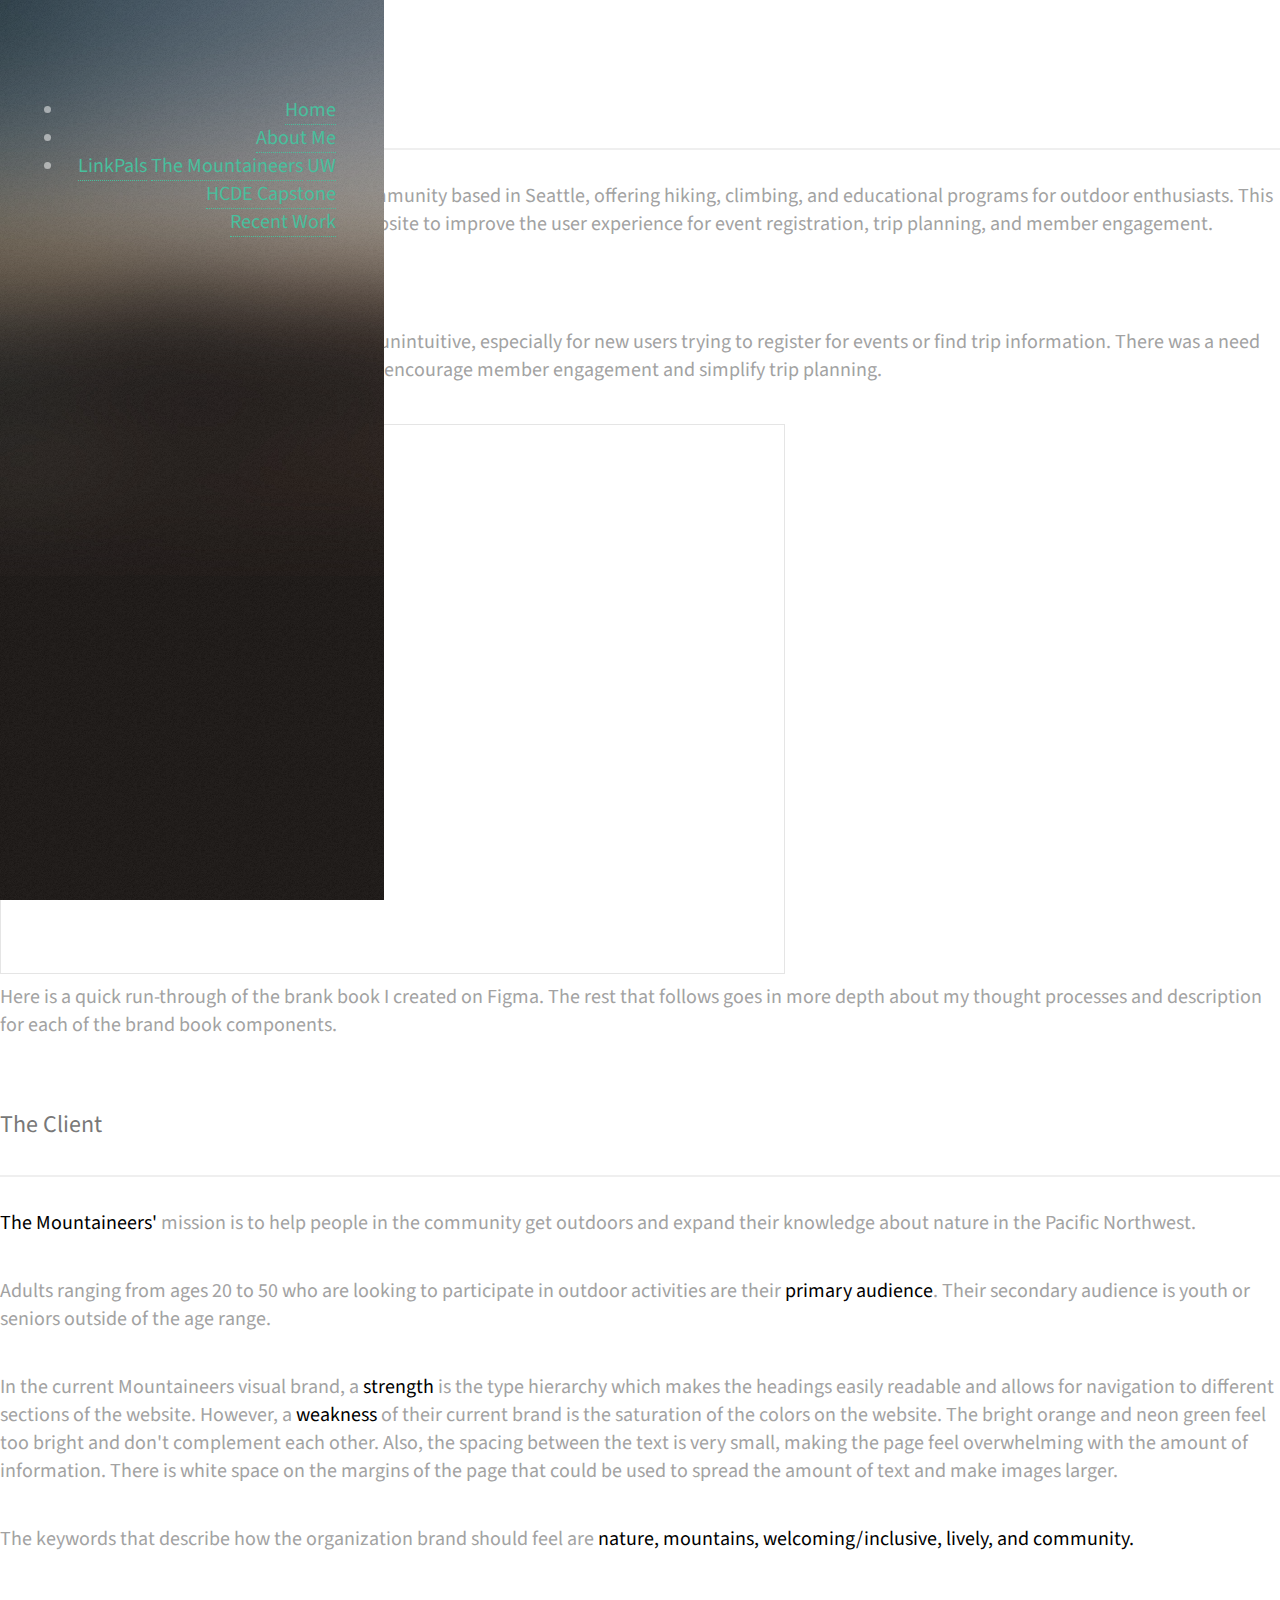
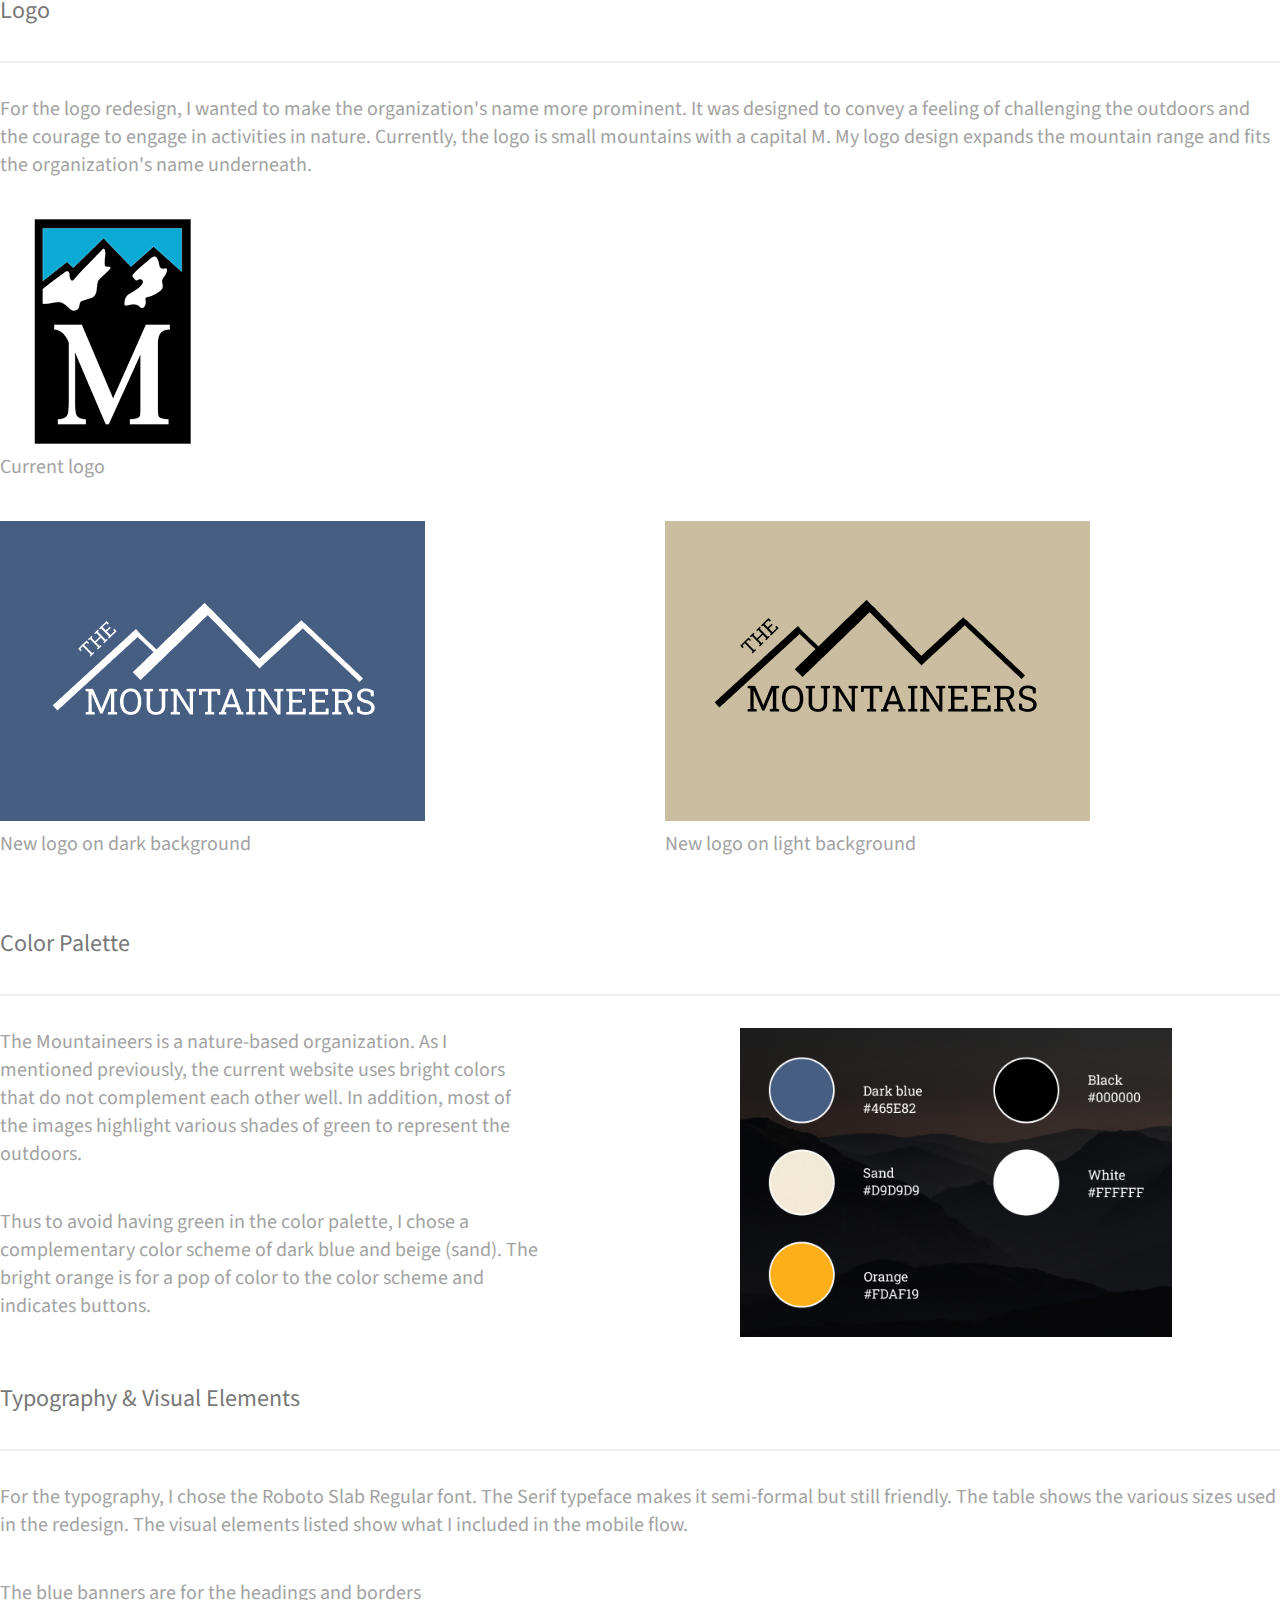
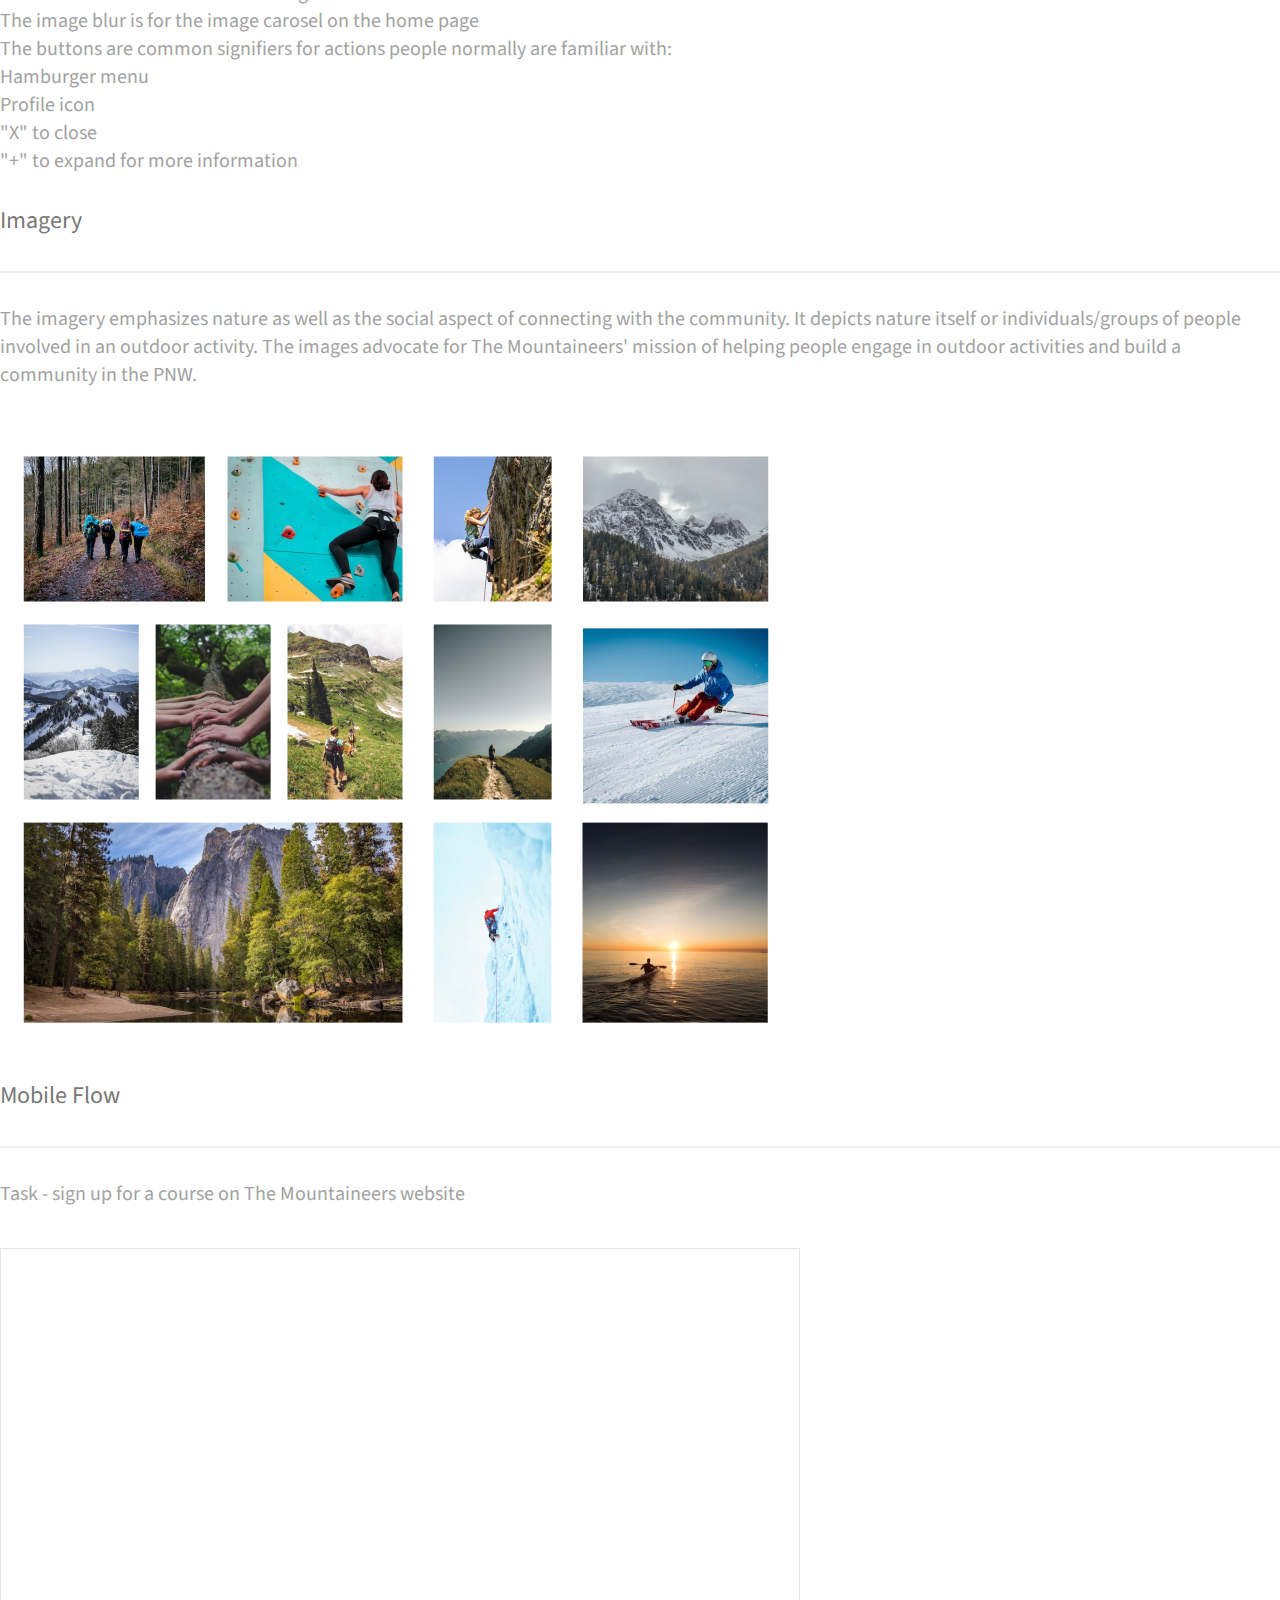
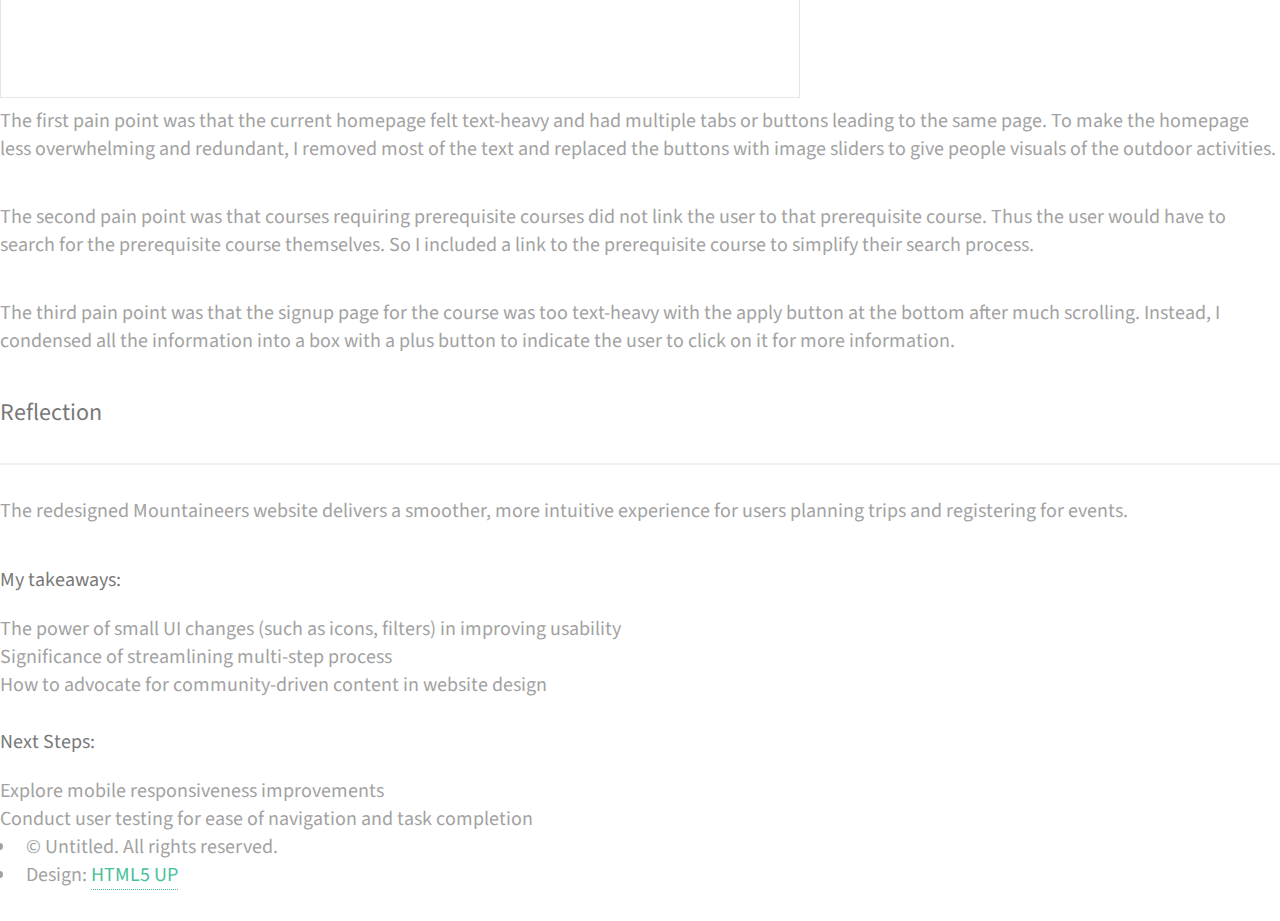
<file: mountaineers.html>
<!DOCTYPE HTML>
<!--
	Hyperspace by HTML5 UP
	html5up.net | @ajlkn
	Free for personal and commercial use under the CCA 3.0 license (html5up.net/license)
-->
<html>
	<head>
		<title>The Mountaineers</title>
		<meta charset="utf-8" />
		<meta name="viewport" content="width=device-width, initial-scale=1, user-scalable=no" />
		<link rel="stylesheet" href="assets/css/main.css" />
		<noscript><link rel="stylesheet" href="assets/css/noscript.css" /></noscript>
	</head>
	<body class="is-preload">

		<!-- Header -->
			<header id="header">
				<nav>
					<ul>
						<li><a href="index.html">Home</a></li>
						<li><a href="aboutme.html">About Me</a></li>
						<li>
							<div class="dropdown">
								<div class="dropdown-content">
									<a href="linkpals.html">LinkPals</a>
									<a href="mountaineers.html">The Mountaineers</a>
									<a href="capstone.html">UW HCDE Capstone</a>
								</div><a href="capstone.html" class="active">Recent Work</a>
							</div>
						</li>
					</ul>
				</nav>
			</header>

		<!-- Banner -->
			<section id="intro" class="wrapper">
				<div class="inner">
					<h1 id="mountaineers" class="major">The Mountaineers</h1>
				</div>
			</section>

		<!-- The Mountaineers -->
			<section id="two" class="wrapper">
				<div class="inner">
				<!-- Overview -->
					<h2>Brand Book Redesign Overview</h2><hr>

				<p>The Mountaineers is a non-profit outdoor community based in Seattle, offering
					hiking, climbing, and educational programs for outdoor enthusiasts. This
					project involved redesigning their existing website to improve the user
					experience for event registration, trip planning, and member engagement.</p>

				<h3>Problem Space</h3>
				<p>The Mountaineers’ website felt cluttered and unintuitive, especially for
					new users trying to register for events or find trip information. There
					was a need for a cleaner, more streamlined experience to encourage member
					engagement and simplify trip planning.</p>

				<iframe style="border: 1px solid rgba(0, 0, 0, 0.1);" width="785" height="550" src="https://www.figma.com/embed?embed_host=share&url=https%3A%2F%2Fwww.figma.com%2Fproto%2FPww2uMT7ejQz6hWbLrnWDS%2F308--Brand-Book%3Ftype%3Ddesign%26node-id%3D1-133%26t%3DbfLfBDsXAYL8ml1x-1%26scaling%3Dmin-zoom%26page-id%3D0%253A1%26mode%3Ddesign" allowfullscreen></iframe>
				<p>Here is a quick run-through of the brank book I created on Figma. The rest that follows goes in more depth about my thought processes and description for each of the brand book components.</p><br>

				<!-- Client -->
		        	<h2>The Client</h2><hr>
		        	<p><strong>The Mountaineers'</strong> mission is to help people in the community get outdoors and expand their knowledge about nature in the Pacific Northwest.</p>

					<p>Adults ranging from ages 20 to 50 who are looking to participate in outdoor activities are their <strong>primary audience</strong>.
						Their secondary audience is youth or seniors outside of the age range.</p>

					<p>In the current Mountaineers visual brand, a <strong>strength</strong> is the type hierarchy which makes the headings easily readable and allows for navigation to different sections of the website.
						However, a <strong>weakness</strong> of their current brand is the saturation of the colors on the website. The bright orange and neon green feel too bright and don't complement each other. Also,
						the spacing between the text is very small, making the page feel overwhelming with the amount of information. There is white space on the margins of the page that could be used to spread the amount of text and make images larger.</p>

					<p>The keywords that describe how the organization brand should feel are <strong>nature, mountains, welcoming/inclusive, lively, and community.</strong></p>

			        <h2>Logo</h2><hr>
					<p>For the logo redesign, I wanted to make the organization's name more prominent. It was designed to convey a feeling of challenging the outdoors and the courage to engage in
						activities in nature. Currently, the logo is small mountains with a capital M. My logo design expands the mountain range and fits the organization's name underneath.</p>

					<img src="images/mountaineers/oldlogo.png" alt="old logo">
					<p>Current logo</p>

					<div class="analysis">
						<img src="images/mountaineers/light logo.jpg" alt="light logo">
						<p>New logo on dark background</p>

						<img src="images/mountaineers/dark logo.jpg" alt="dark logo">
						<p>New logo on light background</p>
					</div><br>

				<!-- Color Scheme -->
			        <h2>Color Palette</h2><hr>
					<div class="palette">
						<p>The Mountaineers is a nature-based organization. As I mentioned previously, the current website uses bright colors that do not
							complement each other well. In addition, most of the images highlight various shades of green to represent the outdoors.</p>

						<p>Thus to avoid having green in the color palette, I chose a complementary color scheme of dark blue and beige (sand). The bright orange is for a pop of color to the color scheme and indicates buttons.</p>

						<img id="palette" src="images/mountaineers/color scheme.jpg" alt="">
					</div><br>

				<!-- Font & Icons -->
			    <h2>Typography & Visual Elements</h2><hr>
					<p>For the typography, I chose the Roboto Slab Regular font. The Serif typeface makes it semi-formal but still friendly. The
						table shows the various sizes used in the redesign. The visual elements listed show what I included in the mobile flow.</p>

					<li>The blue banners are for the headings and borders</li>
					<li>The image blur is for the image carosel on the home page</li>
					<li>The buttons are common signifiers for actions people
						normally are familiar with:</li>

					<li>Hamburger menu</li>
					<li>Profile icon</li>
					<li>"X" to close</li>
					<li>"+" to expand for more information</li><br>

			    <!-- Imagery -->
					<h2>Imagery</h2><hr>
					<p>The imagery emphasizes nature as well as the social aspect of connecting with the community. It depicts nature itself or individuals/groups of people involved in an outdoor activity.
						The images advocate for The Mountaineers' mission of helping people engage in outdoor activities and build a community in the PNW.</p>

					<img src="images/mountaineers/imagery.jpg" alt=""><br><br>

			    <!-- Mobile Prototype -->
					<h2>Mobile Flow</h2><hr>
					<p>Task - sign up for a course on The Mountaineers website</p>
					<iframe style="border: 1px solid rgba(0, 0, 0, 0.1);" width="800" height="450" src="https://www.figma.com/embed?embed_host=share&url=https%3A%2F%2Fwww.figma.com%2Fproto%2FiV8YDRzLABC4h1ra8PATBz%2FAssignment-8%253A-High-Fidelity-Mobile-Interface%3Ftype%3Ddesign%26node-id%3D1-398%26t%3DSWprJSGaO3Qa7ZrF-1%26scaling%3Dscale-down%26page-id%3D0%253A1%26starting-point-node-id%3D1%253A398%26mode%3Ddesign" allowfullscreen></iframe>
					<p>The first pain point was that the current homepage felt text-heavy and had multiple tabs or buttons leading to the same page. To make the homepage less
						overwhelming and redundant, I removed most of the text and replaced the buttons with image sliders to give people visuals of the outdoor activities.</p>

					<p>The second pain point was that courses requiring prerequisite courses did not link the user to that prerequisite course. Thus the user would have to search
						for the prerequisite course themselves. So I included a link to the prerequisite course to simplify their search process.</p>

					<p>The third pain point was that the signup page for the course was too text-heavy with the apply button at the bottom after much scrolling. Instead, I
						condensed all the information into a box with a plus button to indicate the user to click on it for more information.</p>

					<h2>Reflection</h2><hr>
					<p>The redesigned Mountaineers website delivers a smoother, more intuitive experience for users planning trips and registering for events.</p>

					<h3>My takeaways:</h3>
						<li>The power of small UI changes (such as icons, filters) in improving usability</li>
						<li>Significance of streamlining multi-step process</li>
						<li>How to advocate for community-driven content in website design</li><br>

					<h3>Next Steps:</h3>
						<li>Explore mobile responsiveness improvements</li>
						<li>Conduct user testing for ease of navigation and task completion</li>
			</section>

		<!-- Footer -->
			<footer id="footer" class="wrapper alt">
				<div class="inner">
					<ul class="menu">
						<li>&copy; Untitled. All rights reserved.</li><li>Design: <a href="http://html5up.net">HTML5 UP</a></li>
					</ul>
				</div>
			</footer>

		<!-- Scripts -->
			<script src="assets/js/jquery.min.js"></script>
			<script src="assets/js/jquery.scrollex.min.js"></script>
			<script src="assets/js/jquery.scrolly.min.js"></script>
			<script src="assets/js/browser.min.js"></script>
			<script src="assets/js/breakpoints.min.js"></script>
			<script src="assets/js/util.js"></script>
			<script src="assets/js/main.js"></script>
	</body>
</html>
</file>
<file: assets/css/noscript.css>
/*
	Hyperspace by HTML5 UP
	html5up.net | @ajlkn
	Free for personal and commercial use under the CCA 3.0 license (html5up.net/license)
*/

/* Spotlights */

	.spotlights > section > .image:before {
		opacity: 0 !important;
	}

	.spotlights > section > .content > .inner {
		-moz-transform: none !important;
		-webkit-transform: none !important;
		-ms-transform: none !important;
		transform: none !important;
		opacity: 1 !important;
	}

/* Wrapper */

	.wrapper > .inner {
		opacity: 1 !important;
		-moz-transform: none !important;
		-webkit-transform: none !important;
		-ms-transform: none !important;
		transform: none !important;
	}

/* Sidebar */

	#sidebar > .inner {
		opacity: 1 !important;
	}

	#sidebar nav > ul > li {
		-moz-transform: none !important;
		-webkit-transform: none !important;
		-ms-transform: none !important;
		transform: none !important;
		opacity: 1 !important;
	}
</file>
<file: assets/css/main.css>
@import url("fontawesome-all.min.css");
@import url("https://fonts.googleapis.com/css?family=Source+Sans+Pro:400,400italic");

/*
	Strata by HTML5 UP
	html5up.net | @ajlkn
	Free for personal and commercial use under the CCA 3.0 license (html5up.net/license)
*/

html, body, div, span, applet, object,
iframe, h1, h2, h3, h4, h5, h6, p, blockquote,
pre, a, abbr, acronym, address, big, cite,
code, del, dfn, em, img, ins, kbd, q, s, samp,
small, strike, strong, sub, sup, tt, var, b,
u, i, center, dl, dt, dd, ol, ul, li, fieldset,
form, label, legend, table, caption, tbody,
tfoot, thead, tr, th, td, article, aside,
canvas, details, embed, figure, figcaption,
footer, header, hgroup, menu, nav, output, ruby,
section, summary, time, mark, audio, video {
	margin: 0;
	padding: 0;
	border: 0;
	font-size: 100%;
	font: inherit;
	vertical-align: baseline;}

article, aside, details, figcaption, figure,
footer, header, hgroup, menu, nav, section {
	display: block;}

body {
	line-height: 1;
}

ol, ul {
	list-style: none;
}

blockquote, q {
	quotes: none;
}

	blockquote:before, blockquote:after, q:before, q:after {
		content: '';
		content: none;
	}

table {
	border-collapse: collapse;
	border-spacing: 0;
}

body {
	-webkit-text-size-adjust: none;
}

mark {
	background-color: transparent;
	color: inherit;
}

input::-moz-focus-inner {
	border: 0;
	padding: 0;
}

input, select, textarea {
	-moz-appearance: none;
	-webkit-appearance: none;
	-ms-appearance: none;
	appearance: none;
}

/* Basic */

	html {
		box-sizing: border-box;
	}

	*, *:before, *:after {
		box-sizing: inherit;
	}

	body {
		background: #fff;
	}

		body.is-preload *, body.is-preload *:before, body.is-preload *:after {
			-moz-animation: none !important;
			-webkit-animation: none !important;
			-ms-animation: none !important;
			animation: none !important;
			-moz-transition: none !important;
			-webkit-transition: none !important;
			-ms-transition: none !important;
			transition: none !important;
		}

	body, input, select, textarea {
		color: #a2a2a2;
		font-family: "Source Sans Pro", Helvetica, sans-serif;
		font-size: 16pt;
		font-weight: 400;
		line-height: 1.75em;
	}

	a {
		-moz-transition: color 0.2s ease-in-out, border-color 0.2s ease-in-out;
		-webkit-transition: color 0.2s ease-in-out, border-color 0.2s ease-in-out;
		-ms-transition: color 0.2s ease-in-out, border-color 0.2s ease-in-out;
		transition: color 0.2s ease-in-out, border-color 0.2s ease-in-out;
		border-bottom: dotted 1px;
		color: #49bf9d;
		text-decoration: none;
	}

		a:hover {
			border-bottom-color: transparent;
			color: #49bf9d !important;
			text-decoration: none;
		}

	strong, b {
		color: #787878;
		font-weight: 400;
	}

	em, i {
		font-style: italic;
	}

	p {
		margin: 0 0 2em 0;
	}

	h1, h2, h3, h4, h5, h6 {
		color: #787878;
		font-weight: 400;
		line-height: 1em;
		margin: 0 0 1em 0;
	}

		h1 a, h2 a, h3 a, h4 a, h5 a, h6 a {
			color: inherit;
			text-decoration: none;
		}

	h1 {
		font-size: 2em;
		line-height: 1.5em;
	}

	h2 {
		font-size: 1.5em;
		line-height: 1.5em;
	}

	h3 {
		font-size: 1.25em;
		line-height: 1.5em;
	}

	h4 {
		font-size: 1.1em;
		line-height: 1.5em;
	}

	h5 {
		font-size: 0.9em;
		line-height: 1.5em;
	}

	h6 {
		font-size: 0.7em;
		line-height: 1.5em;
	}

	sub {
		font-size: 0.8em;
		position: relative;
		top: 0.5em;
	}

	sup {
		font-size: 0.8em;
		position: relative;
		top: -0.5em;
	}

	hr {
		border: 0;
		border-bottom: solid 2px #efefef;
		margin: 2em 0;
	}

		hr.major {
			margin: 3em 0;
		}

	blockquote {
		border-left: solid 6px #efefef;
		font-style: italic;
		margin: 0 0 2em 0;
		padding: 0.5em 0 0.5em 1.5em;
	}

	code {
		background: #f7f7f7;
		border-radius: 0.35em;
		border: solid 2px #efefef;
		font-family: "Courier New", monospace;
		font-size: 0.9em;
		margin: 0 0.25em;
		padding: 0.25em 0.65em;
	}

	pre {
		-webkit-overflow-scrolling: touch;
		font-family: "Courier New", monospace;
		font-size: 0.9em;
		margin: 0 0 2em 0;
	}

		pre code {
			display: block;
			line-height: 1.75em;
			padding: 1em 1.5em;
			overflow-x: auto;
		}

	.align-left {
		text-align: left;
	}

	.align-center {
		text-align: center;
	}

	.align-right {
		text-align: right;
	}

/* Container */

	.container {
		margin: 0 auto;
		max-width: calc(100% - 4em);
		width: 100%;
	}

		.container.xsmall {
			width: 25%;
		}

		.container.small {
			width: 50%;
		}

		.container.medium {
			width: 75%;
		}

		.container.large {
			width: 125%;
		}

		.container.xlarge {
			width: 150%;
		}

		.container.max {
			width: 100%;
		}

		@media screen and (max-width: 980px) {

			.container {
				width: 100% !important;
				max-width: 100% !important;
			}

		}

		@media screen and (max-width: 480px) {

			.container {
				max-width: calc(100% - 3em);
			}

		}

/* Row */

	.row {
		display: flex;
		flex-wrap: wrap;
		box-sizing: border-box;
		align-items: stretch;
	}

		.row > * {
			box-sizing: border-box;
		}

		.row.gtr-uniform > * > :last-child {
			margin-bottom: 0;
		}

		.row.aln-left {
			justify-content: flex-start;
		}

		.row.aln-center {
			justify-content: center;
		}

		.row.aln-right {
			justify-content: flex-end;
		}

		.row.aln-top {
			align-items: flex-start;
		}

		.row.aln-middle {
			align-items: center;
		}

		.row.aln-bottom {
			align-items: flex-end;
		}

		.row > .imp {
			order: -1;
		}

		.row > .col-1 {
			width: 8.33333%;
		}

		.row > .off-1 {
			margin-left: 8.33333%;
		}

		.row > .col-2 {
			width: 16.66667%;
		}

		.row > .off-2 {
			margin-left: 16.66667%;
		}

		.row > .col-3 {
			width: 25%;
		}

		.row > .off-3 {
			margin-left: 25%;
		}

		.row > .col-4 {
			width: 33.33333%;
		}

		.row > .off-4 {
			margin-left: 33.33333%;
		}

		.row > .col-5 {
			width: 41.66667%;
		}

		.row > .off-5 {
			margin-left: 41.66667%;
		}

		.row > .col-6 {
			width: 50%;
		}

		.row > .off-6 {
			margin-left: 50%;
		}

		.row > .col-7 {
			width: 58.33333%;
		}

		.row > .off-7 {
			margin-left: 58.33333%;
		}

		.row > .col-8 {
			width: 66.66667%;
		}

		.row > .off-8 {
			margin-left: 66.66667%;
		}

		.row > .col-9 {
			width: 75%;
		}

		.row > .off-9 {
			margin-left: 75%;
		}

		.row > .col-10 {
			width: 83.33333%;
		}

		.row > .off-10 {
			margin-left: 83.33333%;
		}

		.row > .col-11 {
			width: 91.66667%;
		}

		.row > .off-11 {
			margin-left: 91.66667%;
		}

		.row > .col-12 {
			width: 100%;
		}

		.row > .off-12 {
			margin-left: 100%;
		}

		.row.gtr-0 {
			margin-top: 0;
			margin-left: 0em;
		}

			.row.gtr-0 > * {
				padding: 0 0 0 0em;
			}

			.row.gtr-0.gtr-uniform {
				margin-top: 0em;
			}

				.row.gtr-0.gtr-uniform > * {
					padding-top: 0em;
				}

		.row.gtr-25 {
			margin-top: 0;
			margin-left: -0.625em;
		}

			.row.gtr-25 > * {
				padding: 0 0 0 0.625em;
			}

			.row.gtr-25.gtr-uniform {
				margin-top: -0.625em;
			}

				.row.gtr-25.gtr-uniform > * {
					padding-top: 0.625em;
				}

		.row.gtr-50 {
			margin-top: 0;
			margin-left: -1.25em;
		}

			.row.gtr-50 > * {
				padding: 0 0 0 1.25em;
			}

			.row.gtr-50.gtr-uniform {
				margin-top: -1.25em;
			}

				.row.gtr-50.gtr-uniform > * {
					padding-top: 1.25em;
				}

		.row {
			margin-top: 0;
			margin-left: -2.5em;
		}

			.row > * {
				padding: 0 0 0 2.5em;
			}

			.row.gtr-uniform {
				margin-top: -2.5em;
			}

				.row.gtr-uniform > * {
					padding-top: 2.5em;
				}

		.row.gtr-150 {
			margin-top: 0;
			margin-left: -3.75em;
		}

			.row.gtr-150 > * {
				padding: 0 0 0 3.75em;
			}

			.row.gtr-150.gtr-uniform {
				margin-top: -3.75em;
			}

				.row.gtr-150.gtr-uniform > * {
					padding-top: 3.75em;
				}

		.row.gtr-200 {
			margin-top: 0;
			margin-left: -5em;
		}

			.row.gtr-200 > * {
				padding: 0 0 0 5em;
			}

			.row.gtr-200.gtr-uniform {
				margin-top: -5em;
			}

				.row.gtr-200.gtr-uniform > * {
					padding-top: 5em;
				}

		@media screen and (max-width: 1800px) {

			.row {
				display: flex;
				flex-wrap: wrap;
				box-sizing: border-box;
				align-items: stretch;
			}

				.row > * {
					box-sizing: border-box;
				}

				.row.gtr-uniform > * > :last-child {
					margin-bottom: 0;
				}

				.row.aln-left {
					justify-content: flex-start;
				}

				.row.aln-center {
					justify-content: center;
				}

				.row.aln-right {
					justify-content: flex-end;
				}

				.row.aln-top {
					align-items: flex-start;
				}

				.row.aln-middle {
					align-items: center;
				}

				.row.aln-bottom {
					align-items: flex-end;
				}

				.row > .imp-xlarge {
					order: -1;
				}

				.row > .col-1-xlarge {
					width: 8.33333%;
				}

				.row > .off-1-xlarge {
					margin-left: 8.33333%;
				}

				.row > .col-2-xlarge {
					width: 16.66667%;
				}

				.row > .off-2-xlarge {
					margin-left: 16.66667%;
				}

				.row > .col-3-xlarge {
					width: 25%;
				}

				.row > .off-3-xlarge {
					margin-left: 25%;
				}

				.row > .col-4-xlarge {
					width: 33.33333%;
				}

				.row > .off-4-xlarge {
					margin-left: 33.33333%;
				}

				.row > .col-5-xlarge {
					width: 41.66667%;
				}

				.row > .off-5-xlarge {
					margin-left: 41.66667%;
				}

				.row > .col-6-xlarge {
					width: 50%;
				}

				.row > .off-6-xlarge {
					margin-left: 50%;
				}

				.row > .col-7-xlarge {
					width: 58.33333%;
				}

				.row > .off-7-xlarge {
					margin-left: 58.33333%;
				}

				.row > .col-8-xlarge {
					width: 66.66667%;
				}

				.row > .off-8-xlarge {
					margin-left: 66.66667%;
				}

				.row > .col-9-xlarge {
					width: 75%;
				}

				.row > .off-9-xlarge {
					margin-left: 75%;
				}

				.row > .col-10-xlarge {
					width: 83.33333%;
				}

				.row > .off-10-xlarge {
					margin-left: 83.33333%;
				}

				.row > .col-11-xlarge {
					width: 91.66667%;
				}

				.row > .off-11-xlarge {
					margin-left: 91.66667%;
				}

				.row > .col-12-xlarge {
					width: 100%;
				}

				.row > .off-12-xlarge {
					margin-left: 100%;
				}

				.row.gtr-0 {
					margin-top: 0;
					margin-left: 0em;
				}

					.row.gtr-0 > * {
						padding: 0 0 0 0em;
					}

					.row.gtr-0.gtr-uniform {
						margin-top: 0em;
					}

						.row.gtr-0.gtr-uniform > * {
							padding-top: 0em;
						}

				.row.gtr-25 {
					margin-top: 0;
					margin-left: -0.625em;
				}

					.row.gtr-25 > * {
						padding: 0 0 0 0.625em;
					}

					.row.gtr-25.gtr-uniform {
						margin-top: -0.625em;
					}

						.row.gtr-25.gtr-uniform > * {
							padding-top: 0.625em;
						}

				.row.gtr-50 {
					margin-top: 0;
					margin-left: -1.25em;
				}

					.row.gtr-50 > * {
						padding: 0 0 0 1.25em;
					}

					.row.gtr-50.gtr-uniform {
						margin-top: -1.25em;
					}

						.row.gtr-50.gtr-uniform > * {
							padding-top: 1.25em;
						}

				.row {
					margin-top: 0;
					margin-left: -2.5em;
				}

					.row > * {
						padding: 0 0 0 2.5em;
					}

					.row.gtr-uniform {
						margin-top: -2.5em;
					}

						.row.gtr-uniform > * {
							padding-top: 2.5em;
						}

				.row.gtr-150 {
					margin-top: 0;
					margin-left: -3.75em;
				}

					.row.gtr-150 > * {
						padding: 0 0 0 3.75em;
					}

					.row.gtr-150.gtr-uniform {
						margin-top: -3.75em;
					}

						.row.gtr-150.gtr-uniform > * {
							padding-top: 3.75em;
						}

				.row.gtr-200 {
					margin-top: 0;
					margin-left: -5em;
				}

					.row.gtr-200 > * {
						padding: 0 0 0 5em;
					}

					.row.gtr-200.gtr-uniform {
						margin-top: -5em;
					}

						.row.gtr-200.gtr-uniform > * {
							padding-top: 5em;
						}

		}

		@media screen and (max-width: 1280px) {

			.row {
				display: flex;
				flex-wrap: wrap;
				box-sizing: border-box;
				align-items: stretch;
			}

				.row > * {
					box-sizing: border-box;
				}

				.row.gtr-uniform > * > :last-child {
					margin-bottom: 0;
				}

				.row.aln-left {
					justify-content: flex-start;
				}

				.row.aln-center {
					justify-content: center;
				}

				.row.aln-right {
					justify-content: flex-end;
				}

				.row.aln-top {
					align-items: flex-start;
				}

				.row.aln-middle {
					align-items: center;
				}

				.row.aln-bottom {
					align-items: flex-end;
				}

				.row > .imp-large {
					order: -1;
				}

				.row > .col-1-large {
					width: 8.33333%;
				}

				.row > .off-1-large {
					margin-left: 8.33333%;
				}

				.row > .col-2-large {
					width: 16.66667%;
				}

				.row > .off-2-large {
					margin-left: 16.66667%;
				}

				.row > .col-3-large {
					width: 25%;
				}

				.row > .off-3-large {
					margin-left: 25%;
				}

				.row > .col-4-large {
					width: 33.33333%;
				}

				.row > .off-4-large {
					margin-left: 33.33333%;
				}

				.row > .col-5-large {
					width: 41.66667%;
				}

				.row > .off-5-large {
					margin-left: 41.66667%;
				}

				.row > .col-6-large {
					width: 50%;
				}

				.row > .off-6-large {
					margin-left: 50%;
				}

				.row > .col-7-large {
					width: 58.33333%;
				}

				.row > .off-7-large {
					margin-left: 58.33333%;
				}

				.row > .col-8-large {
					width: 66.66667%;
				}

				.row > .off-8-large {
					margin-left: 66.66667%;
				}

				.row > .col-9-large {
					width: 75%;
				}

				.row > .off-9-large {
					margin-left: 75%;
				}

				.row > .col-10-large {
					width: 83.33333%;
				}

				.row > .off-10-large {
					margin-left: 83.33333%;
				}

				.row > .col-11-large {
					width: 91.66667%;
				}

				.row > .off-11-large {
					margin-left: 91.66667%;
				}

				.row > .col-12-large {
					width: 100%;
				}

				.row > .off-12-large {
					margin-left: 100%;
				}

				.row.gtr-0 {
					margin-top: 0;
					margin-left: 0em;
				}

					.row.gtr-0 > * {
						padding: 0 0 0 0em;
					}

					.row.gtr-0.gtr-uniform {
						margin-top: 0em;
					}

						.row.gtr-0.gtr-uniform > * {
							padding-top: 0em;
						}

				.row.gtr-25 {
					margin-top: 0;
					margin-left: -0.5em;
				}

					.row.gtr-25 > * {
						padding: 0 0 0 0.5em;
					}

					.row.gtr-25.gtr-uniform {
						margin-top: -0.5em;
					}

						.row.gtr-25.gtr-uniform > * {
							padding-top: 0.5em;
						}

				.row.gtr-50 {
					margin-top: 0;
					margin-left: -1em;
				}

					.row.gtr-50 > * {
						padding: 0 0 0 1em;
					}

					.row.gtr-50.gtr-uniform {
						margin-top: -1em;
					}

						.row.gtr-50.gtr-uniform > * {
							padding-top: 1em;
						}

				.row {
					margin-top: 0;
					margin-left: -2em;
				}

					.row > * {
						padding: 0 0 0 2em;
					}

					.row.gtr-uniform {
						margin-top: -2em;
					}

						.row.gtr-uniform > * {
							padding-top: 2em;
						}

				.row.gtr-150 {
					margin-top: 0;
					margin-left: -3em;
				}

					.row.gtr-150 > * {
						padding: 0 0 0 3em;
					}

					.row.gtr-150.gtr-uniform {
						margin-top: -3em;
					}

						.row.gtr-150.gtr-uniform > * {
							padding-top: 3em;
						}

				.row.gtr-200 {
					margin-top: 0;
					margin-left: -4em;
				}

					.row.gtr-200 > * {
						padding: 0 0 0 4em;
					}

					.row.gtr-200.gtr-uniform {
						margin-top: -4em;
					}

						.row.gtr-200.gtr-uniform > * {
							padding-top: 4em;
						}

		}

		@media screen and (max-width: 980px) {

			.row {
				display: flex;
				flex-wrap: wrap;
				box-sizing: border-box;
				align-items: stretch;
			}

				.row > * {
					box-sizing: border-box;
				}

				.row.gtr-uniform > * > :last-child {
					margin-bottom: 0;
				}

				.row.aln-left {
					justify-content: flex-start;
				}

				.row.aln-center {
					justify-content: center;
				}

				.row.aln-right {
					justify-content: flex-end;
				}

				.row.aln-top {
					align-items: flex-start;
				}

				.row.aln-middle {
					align-items: center;
				}

				.row.aln-bottom {
					align-items: flex-end;
				}

				.row > .imp-medium {
					order: -1;
				}

				.row > .col-1-medium {
					width: 8.33333%;
				}

				.row > .off-1-medium {
					margin-left: 8.33333%;
				}

				.row > .col-2-medium {
					width: 16.66667%;
				}

				.row > .off-2-medium {
					margin-left: 16.66667%;
				}

				.row > .col-3-medium {
					width: 25%;
				}

				.row > .off-3-medium {
					margin-left: 25%;
				}

				.row > .col-4-medium {
					width: 33.33333%;
				}

				.row > .off-4-medium {
					margin-left: 33.33333%;
				}

				.row > .col-5-medium {
					width: 41.66667%;
				}

				.row > .off-5-medium {
					margin-left: 41.66667%;
				}

				.row > .col-6-medium {
					width: 50%;
				}

				.row > .off-6-medium {
					margin-left: 50%;
				}

				.row > .col-7-medium {
					width: 58.33333%;
				}

				.row > .off-7-medium {
					margin-left: 58.33333%;
				}

				.row > .col-8-medium {
					width: 66.66667%;
				}

				.row > .off-8-medium {
					margin-left: 66.66667%;
				}

				.row > .col-9-medium {
					width: 75%;
				}

				.row > .off-9-medium {
					margin-left: 75%;
				}

				.row > .col-10-medium {
					width: 83.33333%;
				}

				.row > .off-10-medium {
					margin-left: 83.33333%;
				}

				.row > .col-11-medium {
					width: 91.66667%;
				}

				.row > .off-11-medium {
					margin-left: 91.66667%;
				}

				.row > .col-12-medium {
					width: 100%;
				}

				.row > .off-12-medium {
					margin-left: 100%;
				}

				.row.gtr-0 {
					margin-top: 0;
					margin-left: 0em;
				}

					.row.gtr-0 > * {
						padding: 0 0 0 0em;
					}

					.row.gtr-0.gtr-uniform {
						margin-top: 0em;
					}

						.row.gtr-0.gtr-uniform > * {
							padding-top: 0em;
						}

				.row.gtr-25 {
					margin-top: 0;
					margin-left: -0.5em;
				}

					.row.gtr-25 > * {
						padding: 0 0 0 0.5em;
					}

					.row.gtr-25.gtr-uniform {
						margin-top: -0.5em;
					}

						.row.gtr-25.gtr-uniform > * {
							padding-top: 0.5em;
						}

				.row.gtr-50 {
					margin-top: 0;
					margin-left: -1em;
				}

					.row.gtr-50 > * {
						padding: 0 0 0 1em;
					}

					.row.gtr-50.gtr-uniform {
						margin-top: -1em;
					}

						.row.gtr-50.gtr-uniform > * {
							padding-top: 1em;
						}

				.row {
					margin-top: 0;
					margin-left: -2em;
				}

					.row > * {
						padding: 0 0 0 2em;
					}

					.row.gtr-uniform {
						margin-top: -2em;
					}

						.row.gtr-uniform > * {
							padding-top: 2em;
						}

				.row.gtr-150 {
					margin-top: 0;
					margin-left: -3em;
				}

					.row.gtr-150 > * {
						padding: 0 0 0 3em;
					}

					.row.gtr-150.gtr-uniform {
						margin-top: -3em;
					}

						.row.gtr-150.gtr-uniform > * {
							padding-top: 3em;
						}

				.row.gtr-200 {
					margin-top: 0;
					margin-left: -4em;
				}

					.row.gtr-200 > * {
						padding: 0 0 0 4em;
					}

					.row.gtr-200.gtr-uniform {
						margin-top: -4em;
					}

						.row.gtr-200.gtr-uniform > * {
							padding-top: 4em;
						}

		}

		@media screen and (max-width: 736px) {

			.row {
				display: flex;
				flex-wrap: wrap;
				box-sizing: border-box;
				align-items: stretch;
			}

				.row > * {
					box-sizing: border-box;
				}

				.row.gtr-uniform > * > :last-child {
					margin-bottom: 0;
				}

				.row.aln-left {
					justify-content: flex-start;
				}

				.row.aln-center {
					justify-content: center;
				}

				.row.aln-right {
					justify-content: flex-end;
				}

				.row.aln-top {
					align-items: flex-start;
				}

				.row.aln-middle {
					align-items: center;
				}

				.row.aln-bottom {
					align-items: flex-end;
				}

				.row > .imp-small {
					order: -1;
				}

				.row > .col-1-small {
					width: 8.33333%;
				}

				.row > .off-1-small {
					margin-left: 8.33333%;
				}

				.row > .col-2-small {
					width: 16.66667%;
				}

				.row > .off-2-small {
					margin-left: 16.66667%;
				}

				.row > .col-3-small {
					width: 25%;
				}

				.row > .off-3-small {
					margin-left: 25%;
				}

				.row > .col-4-small {
					width: 33.33333%;
				}

				.row > .off-4-small {
					margin-left: 33.33333%;
				}

				.row > .col-5-small {
					width: 41.66667%;
				}

				.row > .off-5-small {
					margin-left: 41.66667%;
				}

				.row > .col-6-small {
					width: 50%;
				}

				.row > .off-6-small {
					margin-left: 50%;
				}

				.row > .col-7-small {
					width: 58.33333%;
				}

				.row > .off-7-small {
					margin-left: 58.33333%;
				}

				.row > .col-8-small {
					width: 66.66667%;
				}

				.row > .off-8-small {
					margin-left: 66.66667%;
				}

				.row > .col-9-small {
					width: 75%;
				}

				.row > .off-9-small {
					margin-left: 75%;
				}

				.row > .col-10-small {
					width: 83.33333%;
				}

				.row > .off-10-small {
					margin-left: 83.33333%;
				}

				.row > .col-11-small {
					width: 91.66667%;
				}

				.row > .off-11-small {
					margin-left: 91.66667%;
				}

				.row > .col-12-small {
					width: 100%;
				}

				.row > .off-12-small {
					margin-left: 100%;
				}

				.row.gtr-0 {
					margin-top: 0;
					margin-left: 0em;
				}

					.row.gtr-0 > * {
						padding: 0 0 0 0em;
					}

					.row.gtr-0.gtr-uniform {
						margin-top: 0em;
					}

						.row.gtr-0.gtr-uniform > * {
							padding-top: 0em;
						}

				.row.gtr-25 {
					margin-top: 0;
					margin-left: -0.375em;
				}

					.row.gtr-25 > * {
						padding: 0 0 0 0.375em;
					}

					.row.gtr-25.gtr-uniform {
						margin-top: -0.375em;
					}

						.row.gtr-25.gtr-uniform > * {
							padding-top: 0.375em;
						}

				.row.gtr-50 {
					margin-top: 0;
					margin-left: -0.75em;
				}

					.row.gtr-50 > * {
						padding: 0 0 0 0.75em;
					}

					.row.gtr-50.gtr-uniform {
						margin-top: -0.75em;
					}

						.row.gtr-50.gtr-uniform > * {
							padding-top: 0.75em;
						}

				.row {
					margin-top: 0;
					margin-left: -1.5em;
				}

					.row > * {
						padding: 0 0 0 1.5em;
					}

					.row.gtr-uniform {
						margin-top: -1.5em;
					}

						.row.gtr-uniform > * {
							padding-top: 1.5em;
						}

				.row.gtr-150 {
					margin-top: 0;
					margin-left: -2.25em;
				}

					.row.gtr-150 > * {
						padding: 0 0 0 2.25em;
					}

					.row.gtr-150.gtr-uniform {
						margin-top: -2.25em;
					}

						.row.gtr-150.gtr-uniform > * {
							padding-top: 2.25em;
						}

				.row.gtr-200 {
					margin-top: 0;
					margin-left: -3em;
				}

					.row.gtr-200 > * {
						padding: 0 0 0 3em;
					}

					.row.gtr-200.gtr-uniform {
						margin-top: -3em;
					}

						.row.gtr-200.gtr-uniform > * {
							padding-top: 3em;
						}

		}

		@media screen and (max-width: 480px) {

			.row {
				display: flex;
				flex-wrap: wrap;
				box-sizing: border-box;
				align-items: stretch;
			}

				.row > * {
					box-sizing: border-box;
				}

				.row.gtr-uniform > * > :last-child {
					margin-bottom: 0;
				}

				.row.aln-left {
					justify-content: flex-start;
				}

				.row.aln-center {
					justify-content: center;
				}

				.row.aln-right {
					justify-content: flex-end;
				}

				.row.aln-top {
					align-items: flex-start;
				}

				.row.aln-middle {
					align-items: center;
				}

				.row.aln-bottom {
					align-items: flex-end;
				}

				.row > .imp-xsmall {
					order: -1;
				}

				.row > .col-1-xsmall {
					width: 8.33333%;
				}

				.row > .off-1-xsmall {
					margin-left: 8.33333%;
				}

				.row > .col-2-xsmall {
					width: 16.66667%;
				}

				.row > .off-2-xsmall {
					margin-left: 16.66667%;
				}

				.row > .col-3-xsmall {
					width: 25%;
				}

				.row > .off-3-xsmall {
					margin-left: 25%;
				}

				.row > .col-4-xsmall {
					width: 33.33333%;
				}

				.row > .off-4-xsmall {
					margin-left: 33.33333%;
				}

				.row > .col-5-xsmall {
					width: 41.66667%;
				}

				.row > .off-5-xsmall {
					margin-left: 41.66667%;
				}

				.row > .col-6-xsmall {
					width: 50%;
				}

				.row > .off-6-xsmall {
					margin-left: 50%;
				}

				.row > .col-7-xsmall {
					width: 58.33333%;
				}

				.row > .off-7-xsmall {
					margin-left: 58.33333%;
				}

				.row > .col-8-xsmall {
					width: 66.66667%;
				}

				.row > .off-8-xsmall {
					margin-left: 66.66667%;
				}

				.row > .col-9-xsmall {
					width: 75%;
				}

				.row > .off-9-xsmall {
					margin-left: 75%;
				}

				.row > .col-10-xsmall {
					width: 83.33333%;
				}

				.row > .off-10-xsmall {
					margin-left: 83.33333%;
				}

				.row > .col-11-xsmall {
					width: 91.66667%;
				}

				.row > .off-11-xsmall {
					margin-left: 91.66667%;
				}

				.row > .col-12-xsmall {
					width: 100%;
				}

				.row > .off-12-xsmall {
					margin-left: 100%;
				}

				.row.gtr-0 {
					margin-top: 0;
					margin-left: 0em;
				}

					.row.gtr-0 > * {
						padding: 0 0 0 0em;
					}

					.row.gtr-0.gtr-uniform {
						margin-top: 0em;
					}

						.row.gtr-0.gtr-uniform > * {
							padding-top: 0em;
						}

				.row.gtr-25 {
					margin-top: 0;
					margin-left: -0.375em;
				}

					.row.gtr-25 > * {
						padding: 0 0 0 0.375em;
					}

					.row.gtr-25.gtr-uniform {
						margin-top: -0.375em;
					}

						.row.gtr-25.gtr-uniform > * {
							padding-top: 0.375em;
						}

				.row.gtr-50 {
					margin-top: 0;
					margin-left: -0.75em;
				}

					.row.gtr-50 > * {
						padding: 0 0 0 0.75em;
					}

					.row.gtr-50.gtr-uniform {
						margin-top: -0.75em;
					}

						.row.gtr-50.gtr-uniform > * {
							padding-top: 0.75em;
						}

				.row {
					margin-top: 0;
					margin-left: -1.5em;
				}

					.row > * {
						padding: 0 0 0 1.5em;
					}

					.row.gtr-uniform {
						margin-top: -1.5em;
					}

						.row.gtr-uniform > * {
							padding-top: 1.5em;
						}

				.row.gtr-150 {
					margin-top: 0;
					margin-left: -2.25em;
				}

					.row.gtr-150 > * {
						padding: 0 0 0 2.25em;
					}

					.row.gtr-150.gtr-uniform {
						margin-top: -2.25em;
					}

						.row.gtr-150.gtr-uniform > * {
							padding-top: 2.25em;
						}

				.row.gtr-200 {
					margin-top: 0;
					margin-left: -3em;
				}

					.row.gtr-200 > * {
						padding: 0 0 0 3em;
					}

					.row.gtr-200.gtr-uniform {
						margin-top: -3em;
					}

						.row.gtr-200.gtr-uniform > * {
							padding-top: 3em;
						}

		}

/* Section/Article */

	section.special, article.special {
		text-align: center;
	}

	header p {
		color: #b2b2b2;
		position: relative;
		margin: 0 0 1.5em 0;
	}

	header h2 + p {
		font-size: 1.25em;
		margin-top: -1em;
		line-height: 1.5em;
	}

	header h3 + p {
		font-size: 1.1em;
		margin-top: -0.8em;
		line-height: 1.5em;
	}

	header h4 + p,
	header h5 + p,
	header h6 + p {
		font-size: 0.9em;
		margin-top: -0.6em;
		line-height: 1.5em;
	}

	header.major h2 {
		font-size: 2em;
	}

/* Form */

	form {
		margin: 0 0 2em 0;
	}

	label {
		color: #787878;
		display: block;
		font-size: 0.9em;
		font-weight: 400;
		margin: 0 0 1em 0;
	}

	input[type="text"],
	input[type="password"],
	input[type="email"],
	select,
	textarea {
		-moz-appearance: none;
		-webkit-appearance: none;
		-ms-appearance: none;
		appearance: none;
		background: #f7f7f7;
		border-radius: 0.35em;
		border: solid 2px transparent;
		color: inherit;
		display: block;
		outline: 0;
		padding: 0 0.75em;
		text-decoration: none;
		width: 100%;
	}

		input[type="text"]:invalid,
		input[type="password"]:invalid,
		input[type="email"]:invalid,
		select:invalid,
		textarea:invalid {
			box-shadow: none;
		}

		input[type="text"]:focus,
		input[type="password"]:focus,
		input[type="email"]:focus,
		select:focus,
		textarea:focus {
			border-color: #49bf9d;
		}

	select {
		background-image: url("data:image/svg+xml;charset=utf8,%3Csvg xmlns='http://www.w3.org/2000/svg' width='40' height='40' preserveAspectRatio='none' viewBox='0 0 40 40'%3E%3Cpath d='M9.4,12.3l10.4,10.4l10.4-10.4c0.2-0.2,0.5-0.4,0.9-0.4c0.3,0,0.6,0.1,0.9,0.4l3.3,3.3c0.2,0.2,0.4,0.5,0.4,0.9 c0,0.4-0.1,0.6-0.4,0.9L20.7,31.9c-0.2,0.2-0.5,0.4-0.9,0.4c-0.3,0-0.6-0.1-0.9-0.4L4.3,17.3c-0.2-0.2-0.4-0.5-0.4-0.9 c0-0.4,0.1-0.6,0.4-0.9l3.3-3.3c0.2-0.2,0.5-0.4,0.9-0.4S9.1,12.1,9.4,12.3z' fill='%23dfdfdf' /%3E%3C/svg%3E");
		background-size: 1.25rem;
		background-repeat: no-repeat;
		background-position: calc(100% - 1rem) center;
		height: 2.75em;
		padding-right: 2.75em;
		text-overflow: ellipsis;
	}

		select option {
			color: #787878;
			background: #fff;
		}

		select:focus::-ms-value {
			background-color: transparent;
		}

		select::-ms-expand {
			display: none;
		}

	input[type="text"],
	input[type="password"],
	input[type="email"],
	select {
		height: 2.75em;
	}

	textarea {
		padding: 0.75em;
	}

	input[type="checkbox"],
	input[type="radio"] {
		-moz-appearance: none;
		-webkit-appearance: none;
		-ms-appearance: none;
		appearance: none;
		display: block;
		float: left;
		margin-right: -2em;
		opacity: 0;
		width: 1em;
		z-index: -1;
	}

		input[type="checkbox"] + label,
		input[type="radio"] + label {
			text-decoration: none;
			color: #a2a2a2;
			cursor: pointer;
			display: inline-block;
			font-size: 1em;
			font-weight: 400;
			padding-left: 2.4em;
			padding-right: 0.75em;
			position: relative;
		}

			input[type="checkbox"] + label:before,
			input[type="radio"] + label:before {
				-moz-osx-font-smoothing: grayscale;
				-webkit-font-smoothing: antialiased;
				display: inline-block;
				font-style: normal;
				font-variant: normal;
				text-rendering: auto;
				line-height: 1;
				text-transform: none !important;
				font-family: 'Font Awesome 5 Free';
				font-weight: 900;
			}

			input[type="checkbox"] + label:before,
			input[type="radio"] + label:before {
				background: #f7f7f7;
				border-radius: 0.35em;
				border: solid 2px transparent;
				content: '';
				display: inline-block;
				font-size: 0.8em;
				height: 2.0625em;
				left: 0;
				line-height: 1.85625em;
				position: absolute;
				text-align: center;
				top: 0;
				width: 2.0625em;
			}

		input[type="checkbox"]:checked + label:before,
		input[type="radio"]:checked + label:before {
			background: #787878;
			border-color: #787878;
			color: #fff;
			content: '\f00c';
		}

		input[type="checkbox"]:focus + label:before,
		input[type="radio"]:focus + label:before {
			border-color: #49bf9d;
		}

	input[type="checkbox"] + label:before {
		border-radius: 0.35em;
	}

	input[type="radio"] + label:before {
		border-radius: 100%;
	}

	::-webkit-input-placeholder {
		color: #b2b2b2 !important;
		opacity: 1.0;
	}

	:-moz-placeholder {
		color: #b2b2b2 !important;
		opacity: 1.0;
	}

	::-moz-placeholder {
		color: #b2b2b2 !important;
		opacity: 1.0;
	}

	:-ms-input-placeholder {
		color: #b2b2b2 !important;
		opacity: 1.0;
	}

/* Box */

	.box {
		border-radius: 0.35em;
		border: solid 2px #efefef;
		margin-bottom: 2em;
		padding: 1.5em;
	}

		.box > :last-child,
		.box > :last-child > :last-child,
		.box > :last-child > :last-child > :last-child {
			margin-bottom: 0;
		}

		.box.alt {
			border: 0;
			border-radius: 0;
			padding: 0;
		}

/* Icon */

	.icon {
		text-decoration: none;
		border-bottom: none;
		position: relative;
	}

		.icon:before {
			-moz-osx-font-smoothing: grayscale;
			-webkit-font-smoothing: antialiased;
			display: inline-block;
			font-style: normal;
			font-variant: normal;
			text-rendering: auto;
			line-height: 1;
			text-transform: none !important;
			font-family: 'Font Awesome 5 Free';
			font-weight: 400;
		}

		.icon > .label {
			display: none;
		}

		.icon:before {
			line-height: inherit;
		}

		.icon.solid:before {
			font-weight: 900;
		}

		.icon.brands:before {
			font-family: 'Font Awesome 5 Brands';
		}

/* Image */

	.image {
		border-radius: 0.35em;
		border: 0;
		display: inline-block;
		position: relative;
	}

		.image:before {
			-moz-transition: opacity 0.2s ease-in-out;
			-webkit-transition: opacity 0.2s ease-in-out;
			-ms-transition: opacity 0.2s ease-in-out;
			transition: opacity 0.2s ease-in-out;
			background: url("images/overlay.png");
			border-radius: 0.35em;
			content: '';
			display: block;
			height: 100%;
			left: 0;
			opacity: 0.5;
			position: absolute;
			top: 0;
			width: 100%;
		}

		.image.thumb {
			text-align: center;
		}

			.image.thumb:after {
				-moz-transition: opacity 0.2s ease-in-out;
				-webkit-transition: opacity 0.2s ease-in-out;
				-ms-transition: opacity 0.2s ease-in-out;
				transition: opacity 0.2s ease-in-out;
				border-radius: 0.35em;
				border: solid 3px rgba(255, 255, 255, 0.5);
				color: #fff;
				content: 'View';
				display: inline-block;
				font-size: 0.8em;
				font-weight: 400;
				left: 50%;
				line-height: 2.25em;
				margin: -1.25em 0 0 -3em;
				opacity: 0;
				padding: 0 1.5em;
				position: absolute;
				text-align: center;
				text-decoration: none;
				top: 50%;
				white-space: nowrap;
			}

			.image.thumb:hover:after {
				opacity: 1.0;
			}

			.image.thumb:hover:before {
				background: url("images/overlay.png"), url("images/overlay.png");
				opacity: 1.0;
			}

		.image img {
			border-radius: 0.35em;
			display: block;
		}

		.image.left {
			float: left;
			margin: 0 1.5em 1em 0;
			top: 0.25em;
		}

		.image.right {
			float: right;
			margin: 0 0 1em 1.5em;
			top: 0.25em;
		}

		.image.left, .image.right {
			max-width: 40%;
		}

			.image.left img, .image.right img {
				width: 100%;
			}

		.image.fit {
			display: block;
			margin: 0 0 2em 0;
			width: 95%;
		}

			.image.fit img {
				width: 100%;
				height: 275px;
			}

		.image.avatar {
			border-radius: 100%;
		}

			.image.avatar:before {
				display: none;
			}

			.image.avatar img {
				border-radius: 50%;
				width: 150%;
				height: 150px;
				object-fit: cover;
				margin-right: 50px;
			}

/* List */

	ol {
		list-style: decimal;
		margin: 0 0 2em 0;
		padding-left: 1.25em;
	}

		ol li {
			padding-left: 0.25em;
		}

	ul {
		list-style: disc;
		margin: 0 0 2em 0;
		padding-left: 1em;
	}

		ul li {
			padding-left: 0.5em;
		}

		ul.alt {
			list-style: none;
			padding-left: 0;
		}

			ul.alt li {
				border-top: solid 2px #efefef;
				padding: 0.5em 0;
			}

				ul.alt li:first-child {
					border-top: 0;
					padding-top: 0;
				}

	dl {
		margin: 0 0 2em 0;
	}

/* Icons */

	ul.icons {
		cursor: default;
		list-style: none;
		padding-left: 0;
	}

		ul.icons li {
			display: inline-block;
			padding: 0 1em 0 0;
		}

			ul.icons li:last-child {
				padding-right: 0;
			}

			ul.icons li .icon:before {
				font-size: 1.5em;
			}

/* Labeled Icons */

	ul.labeled-icons {
		list-style: none;
		padding: 0;
	}

		ul.labeled-icons li {
			line-height: 1.75em;
			margin: 1.5em 0 0 0;
			padding-left: 2.25em;
			position: relative;
		}

			ul.labeled-icons li:first-child {
				margin-top: 0;
			}

			ul.labeled-icons li a {
				color: inherit;
			}

			ul.labeled-icons li h3 {
				color: #b2b2b2;
				left: 0;
				position: absolute;
				text-align: center;
				top: 0;
				width: 1em;
			}

/* Actions */

	ul.actions {
		display: -moz-flex;
		display: -webkit-flex;
		display: -ms-flex;
		display: flex;
		cursor: default;
		list-style: none;
		margin-left: -1em;
		padding-left: 0;
	}

		ul.actions li {
			padding: 0 0 0 1em;
			vertical-align: middle;
		}

		ul.actions.special {
			-moz-justify-content: center;
			-webkit-justify-content: center;
			-ms-justify-content: center;
			justify-content: center;
			width: 100%;
			margin-left: 0;
		}

			ul.actions.special li:first-child {
				padding-left: 0;
			}

		ul.actions.stacked {
			-moz-flex-direction: column;
			-webkit-flex-direction: column;
			-ms-flex-direction: column;
			flex-direction: column;
			margin-left: 0;
		}

			ul.actions.stacked li {
				padding: 1.3em 0 0 0;
			}

				ul.actions.stacked li:first-child {
					padding-top: 0;
				}

		ul.actions.fit {
			width: calc(100% + 1em);
		}

			ul.actions.fit li {
				-moz-flex-grow: 1;
				-webkit-flex-grow: 1;
				-ms-flex-grow: 1;
				flex-grow: 1;
				-moz-flex-shrink: 1;
				-webkit-flex-shrink: 1;
				-ms-flex-shrink: 1;
				flex-shrink: 1;
				width: 100%;
			}

				ul.actions.fit li > * {
					width: 100%;
				}

			ul.actions.fit.stacked {
				width: 100%;
			}

		@media screen and (max-width: 480px) {

			ul.actions:not(.fixed) {
				-moz-flex-direction: column;
				-webkit-flex-direction: column;
				-ms-flex-direction: column;
				flex-direction: column;
				margin-left: 0;
				width: 100% !important;
			}

				ul.actions:not(.fixed) li {
					-moz-flex-grow: 1;
					-webkit-flex-grow: 1;
					-ms-flex-grow: 1;
					flex-grow: 1;
					-moz-flex-shrink: 1;
					-webkit-flex-shrink: 1;
					-ms-flex-shrink: 1;
					flex-shrink: 1;
					padding: 1em 0 0 0;
					text-align: center;
					width: 100%;
				}

					ul.actions:not(.fixed) li > * {
						width: 100%;
					}

					ul.actions:not(.fixed) li:first-child {
						padding-top: 0;
					}

					ul.actions:not(.fixed) li input[type="submit"],
					ul.actions:not(.fixed) li input[type="reset"],
					ul.actions:not(.fixed) li input[type="button"],
					ul.actions:not(.fixed) li button,
					ul.actions:not(.fixed) li .button {
						width: 100%;
					}

						ul.actions:not(.fixed) li input[type="submit"].icon:before,
						ul.actions:not(.fixed) li input[type="reset"].icon:before,
						ul.actions:not(.fixed) li input[type="button"].icon:before,
						ul.actions:not(.fixed) li button.icon:before,
						ul.actions:not(.fixed) li .button.icon:before {
							margin-left: -0.5em;
						}

		}

/* Table */

	.table-wrapper {
		-webkit-overflow-scrolling: touch;
		overflow-x: auto;
	}

	table {
		margin: 0 0 2em 0;
		width: 100%;
	}

		table tbody tr {
			border: solid 1px #efefef;
			border-left: 0;
			border-right: 0;
		}

			table tbody tr:nth-child(2n + 1) {
				background-color: #f7f7f7;
			}

		table td {
			padding: 0.75em 0.75em;
		}

		table th {
			color: #787878;
			font-size: 0.9em;
			font-weight: 400;
			padding: 0 0.75em 0.75em 0.75em;
			text-align: left;
		}

		table thead {
			border-bottom: solid 2px #efefef;
		}

		table tfoot {
			border-top: solid 2px #efefef;
		}

		table.alt {
			border-collapse: separate;
		}

			table.alt tbody tr td {
				border: solid 2px #efefef;
				border-left-width: 0;
				border-top-width: 0;
			}

				table.alt tbody tr td:first-child {
					border-left-width: 2px;
				}

			table.alt tbody tr:first-child td {
				border-top-width: 2px;
			}

			table.alt thead {
				border-bottom: 0;
			}

			table.alt tfoot {
				border-top: 0;
			}

p, li {
	font-size: 20px;
}

.bullet {
	margin-left: 45px;
}

/* About Me */

	.about {
		background-color: rgb(227, 219, 207);
	}

	.pic {
		width: 45%;
		float: left;
 		margin: 0 50px 0 0;
	}

	.aboutme {
		font-size: 20px;
		line-height: normal;
	}

/* LinkPals */

	.about, .linkpals, .mountaineers {
		margin: 75px;
	}

	.overview {
		column-count: 3;
		column-gap: 50px;
		column-width: 100px;
		margin: auto;
		width: 75%;
	}

	.two, .three, .four, .five, .six {
		padding-top: 50px;
	}

	.analysis {
		column-count: 2;
		column-gap: 50px;
	}

	.persona {
		margin-left: 40px;
		column-count: 2;
		width: 45%;
	}

	.goals {
		margin-top: 110px;
	}

	.mockup {
		height: auto;
		width: 200px;
		margin-left: 300px;
	}

	.heading {
		font-size: 50px;
		font-weight: bold;
		color: black;
	}

/* Mountaineers */

.palette {
	column-count: 2;
	column-gap: 200px;
}

#palette {
	width: 80%;

}

	strong {
		color: black;
	}

/* Button */

	input[type="submit"],
	input[type="reset"],
	input[type="button"],
	.button {
		-moz-appearance: none;
		-webkit-appearance: none;
		-ms-appearance: none;
		appearance: none;
		-moz-transition: background-color 0.2s ease-in-out, color 0.2s ease-in-out, border-color 0.2s ease-in-out;
		-webkit-transition: background-color 0.2s ease-in-out, color 0.2s ease-in-out, border-color 0.2s ease-in-out;
		-ms-transition: background-color 0.2s ease-in-out, color 0.2s ease-in-out, border-color 0.2s ease-in-out;
		transition: background-color 0.2s ease-in-out, color 0.2s ease-in-out, border-color 0.2s ease-in-out;
		background-color: transparent;
		border-radius: 0.35em;
		border: solid 3px #efefef;
		color: #787878 !important;
		cursor: pointer;
		display: inline-block;
		font-weight: 400;
		height: 2.75em;
		height: calc(2.75em + 6px);
		line-height: 2.75em;
		min-width: 8em;
		padding: 0 1.5em;
		text-align: center;
		text-decoration: none;
		white-space: nowrap;
	}

		input[type="submit"]:hover,
		input[type="reset"]:hover,
		input[type="button"]:hover,
		.button:hover {
			border-color: #49bf9d;
			color: #49bf9d !important;
		}

		input[type="submit"]:active,
		input[type="reset"]:active,
		input[type="button"]:active,
		.button:active {
			background-color: rgba(73, 191, 157, 0.1);
			border-color: #49bf9d;
			color: #49bf9d !important;
		}

		input[type="submit"].icon,
		input[type="reset"].icon,
		input[type="button"].icon,
		.button.icon {
			padding-left: 1.35em;
		}

			input[type="submit"].icon:before,
			input[type="reset"].icon:before,
			input[type="button"].icon:before,
			.button.icon:before {
				margin-right: 0.5em;
			}

		input[type="submit"].fit,
		input[type="reset"].fit,
		input[type="button"].fit,
		.button.fit {
			min-width: 0;
			width: 100%;
		}

		input[type="submit"].small,
		input[type="reset"].small,
		input[type="button"].small,
		.button.small {
			font-size: 0.8em;
		}

		input[type="submit"].large,
		input[type="reset"].large,
		input[type="button"].large,
		.button.large {
			font-size: 1.35em;
		}

		input[type="submit"].primary,
		input[type="reset"].primary,
		input[type="button"].primary,
		.button.primary {
			background-color: #49bf9d;
			border-color: #49bf9d;
			color: #ffffff !important;
		}

			input[type="submit"].primary:hover,
			input[type="reset"].primary:hover,
			input[type="button"].primary:hover,
			.button.primary:hover {
				background-color: #5cc6a7;
				border-color: #5cc6a7;
			}

			input[type="submit"].primary:active,
			input[type="reset"].primary:active,
			input[type="button"].primary:active,
			.button.primary:active {
				background-color: #3eb08f;
				border-color: #3eb08f;
			}

		input[type="submit"].disabled, input[type="submit"]:disabled,
		input[type="reset"].disabled,
		input[type="reset"]:disabled,
		input[type="button"].disabled,
		input[type="button"]:disabled,
		.button.disabled,
		.button:disabled {
			background-color: #e7e7e7 !important;
			border-color: #e7e7e7 !important;
			color: #b2b2b2 !important;
			cursor: default;
		}

/* Work Item */

	.work-item {
		margin: 0 0 2em 0;
	}

		.work-item .image {
			margin: 0 0 1.5em 0;
		}

		.work-item h3 {
			font-size: 1em;
			margin: 0 0 0.5em 0;
		}

		.work-item p {
			font-size: 0.8em;
			line-height: 1.5em;
			margin: 0;
		}

/* Header */

	#header {
		display: -moz-flex;
		display: -webkit-flex;
		display: -ms-flex;
		display: flex;
		-moz-flex-direction: column;
		-webkit-flex-direction: column;
		-ms-flex-direction: column;
		flex-direction: column;
		-moz-align-items: -moz-flex-end;
		-webkit-align-items: -webkit-flex-end;
		-ms-align-items: -ms-flex-end;
		align-items: flex-end;
		-moz-justify-content: space-between;
		-webkit-justify-content: space-between;
		-ms-justify-content: space-between;
		justify-content: space-between;
		background-color: #1f1815;
		background-attachment: scroll,								scroll;
		background-image: url("images/overlay.png"), url("../../images/bg.jpg");
		background-position: top left,							top left;
		background-repeat: repeat,								no-repeat;
		background-size: auto,								150%;
		color: rgba(255, 255, 255, 0.5);
		height: 100%;
		left: 0;
		padding: 8em 4em;
		position: fixed;
		text-align: right;
		top: 0;
		width: 35%;
	}

		#header > * {
			-moz-flex-shrink: 0;
			-webkit-flex-shrink: 0;
			-ms-flex-shrink: 0;
			flex-shrink: 0;
			width: 100%;
		}

		#header > .inner {
			-moz-flex-grow: 1;
			-webkit-flex-grow: 1;
			-ms-flex-grow: 1;
			flex-grow: 1;
			margin: 0 0 2em 0;
		}

		#header strong, #header b {
			color: #ffffff;
		}

		#header h2, #header h3, #header h4, #header h5, #header h6 {
			color: #ffffff;
		}

		#header h1 {
			color: rgba(255, 255, 255, 0.5);
			font-size: 1.35em;
			line-height: 1.75em;
			margin: 0;
		}

		#header .image.avatar {   /* moves profile circle - 2nd # moves it to the left */
			margin: 0 3em 1em 0;
			width: 6.25em;
		}

/* Footer */

	#footer .icons {
		margin: 1em 0 0 0;
	}

		#footer .icons a {
			color: rgba(255, 255, 255, 0.4);
		}

	#footer .copyright {
		color: rgba(255, 255, 255, 0.4);
		font-size: 0.8em;
		list-style: none;
		margin: 1em 0 0 0;
		padding: 0;
	}

		#footer .copyright li {
			border-left: solid 1px rgba(255, 255, 255, 0.25);
			display: inline-block;
			line-height: 1em;
			margin-left: 0.75em;
			padding-left: 0.75em;
		}

			#footer .copyright li:first-child {
				border-left: 0;
				margin-left: 0;
				padding-left: 0;
			}

			#footer .copyright li a {
				color: inherit;
			}

/* Main */

	#main {
		margin-left: 35%;
		max-width: 54em;
		padding: 8em 4em 4em 4em;
		width: calc(100% - 35%);
	}

		#main > section {
			border-top: solid 2px #efefef;
			margin: 4em 0 0 0;
			padding: 4em 0 0 0;
		}

			#main > section:first-child {
				border-top: 0;
				margin-top: 0;
				padding-top: 0;
			}

/* Poptrox */

	@-moz-keyframes spin {
		0% {
			-moz-transform: rotate(0deg);
			-webkit-transform: rotate(0deg);
			-ms-transform: rotate(0deg);
			transform: rotate(0deg);
		}

		100% {
			-moz-transform: rotate(360deg);
			-webkit-transform: rotate(360deg);
			-ms-transform: rotate(360deg);
			transform: rotate(360deg);
		}
	}

	@-webkit-keyframes spin {
		0% {
			-moz-transform: rotate(0deg);
			-webkit-transform: rotate(0deg);
			-ms-transform: rotate(0deg);
			transform: rotate(0deg);
		}

		100% {
			-moz-transform: rotate(360deg);
			-webkit-transform: rotate(360deg);
			-ms-transform: rotate(360deg);
			transform: rotate(360deg);
		}
	}

	@-ms-keyframes spin {
		0% {
			-moz-transform: rotate(0deg);
			-webkit-transform: rotate(0deg);
			-ms-transform: rotate(0deg);
			transform: rotate(0deg);
		}

		100% {
			-moz-transform: rotate(360deg);
			-webkit-transform: rotate(360deg);
			-ms-transform: rotate(360deg);
			transform: rotate(360deg);
		}
	}

	@keyframes spin {
		0% {
			-moz-transform: rotate(0deg);
			-webkit-transform: rotate(0deg);
			-ms-transform: rotate(0deg);
			transform: rotate(0deg);
		}

		100% {
			-moz-transform: rotate(360deg);
			-webkit-transform: rotate(360deg);
			-ms-transform: rotate(360deg);
			transform: rotate(360deg);
		}
	}

	.poptrox-popup {
		-moz-box-sizing: content-box;
		-webkit-box-sizing: content-box;
		-ms-box-sizing: content-box;
		box-sizing: content-box;
		-webkit-tap-highlight-color: rgba(255, 255, 255, 0);
		background: #fff;
		border-radius: 0.35em;
		box-shadow: 0 0.1em 0.15em 0 rgba(0, 0, 0, 0.15);
		overflow: hidden;
		padding-bottom: 3em;
	}

		.poptrox-popup .loader {
			text-decoration: none;
			-moz-animation: spin 1s linear infinite;
			-webkit-animation: spin 1s linear infinite;
			-ms-animation: spin 1s linear infinite;
			animation: spin 1s linear infinite;
			font-size: 1.5em;
			height: 1em;
			left: 50%;
			line-height: 1em;
			margin: -0.5em 0 0 -0.5em;
			position: absolute;
			top: 50%;
			width: 1em;
		}

			.poptrox-popup .loader:before {
				-moz-osx-font-smoothing: grayscale;
				-webkit-font-smoothing: antialiased;
				display: inline-block;
				font-style: normal;
				font-variant: normal;
				text-rendering: auto;
				line-height: 1;
				text-transform: none !important;
				font-family: 'Font Awesome 5 Free';
				font-weight: 900;
			}

			.poptrox-popup .loader:before {
				content: '\f1ce';
			}

		.poptrox-popup .caption {
			background: #fff;
			bottom: 0;
			cursor: default;
			font-size: 0.9em;
			height: 3em;
			left: 0;
			line-height: 2.8em;
			position: absolute;
			text-align: center;
			width: 100%;
			z-index: 1;
		}

		.poptrox-popup .nav-next,
		.poptrox-popup .nav-previous {
			text-decoration: none;
			-moz-transition: opacity 0.2s ease-in-out;
			-webkit-transition: opacity 0.2s ease-in-out;
			-ms-transition: opacity 0.2s ease-in-out;
			transition: opacity 0.2s ease-in-out;
			-webkit-tap-highlight-color: rgba(255, 255, 255, 0);
			background: rgba(0, 0, 0, 0.01);
			cursor: pointer;
			height: 100%;
			opacity: 0;
			position: absolute;
			top: 0;
			width: 50%;
		}

			.poptrox-popup .nav-next:before,
			.poptrox-popup .nav-previous:before {
				-moz-osx-font-smoothing: grayscale;
				-webkit-font-smoothing: antialiased;
				display: inline-block;
				font-style: normal;
				font-variant: normal;
				text-rendering: auto;
				line-height: 1;
				text-transform: none !important;
				font-family: 'Font Awesome 5 Free';
				font-weight: 900;
			}

			.poptrox-popup .nav-next:before,
			.poptrox-popup .nav-previous:before {
				color: #fff;
				font-size: 2.5em;
				height: 1em;
				line-height: 1em;
				margin-top: -0.75em;
				position: absolute;
				text-align: center;
				top: 50%;
				width: 1.5em;
			}

		.poptrox-popup .nav-next {
			right: 0;
		}

			.poptrox-popup .nav-next:before {
				content: '\f105';
				right: 0;
			}

		.poptrox-popup .nav-previous {
			left: 0;
		}

			.poptrox-popup .nav-previous:before {
				content: '\f104';
				left: 0;
			}

		.poptrox-popup .closer {
			text-decoration: none;
			-moz-transition: opacity 0.2s ease-in-out;
			-webkit-transition: opacity 0.2s ease-in-out;
			-ms-transition: opacity 0.2s ease-in-out;
			transition: opacity 0.2s ease-in-out;
			-webkit-tap-highlight-color: rgba(255, 255, 255, 0);
			color: #fff;
			height: 4em;
			line-height: 4em;
			opacity: 0;
			position: absolute;
			right: 0;
			text-align: center;
			top: 0;
			width: 4em;
			z-index: 2;
		}

			.poptrox-popup .closer:before {
				-moz-osx-font-smoothing: grayscale;
				-webkit-font-smoothing: antialiased;
				display: inline-block;
				font-style: normal;
				font-variant: normal;
				text-rendering: auto;
				line-height: 1;
				text-transform: none !important;
				font-family: 'Font Awesome 5 Free';
				font-weight: 900;
			}

			.poptrox-popup .closer:before {
				-moz-box-sizing: content-box;
				-webkit-box-sizing: content-box;
				-ms-box-sizing: content-box;
				box-sizing: content-box;
				border-radius: 100%;
				border: solid 3px rgba(255, 255, 255, 0.5);
				content: '\f00d';
				display: block;
				font-size: 1em;
				height: 1.75em;
				left: 50%;
				line-height: 1.75em;
				margin: -0.875em 0 0 -0.875em;
				position: absolute;
				top: 50%;
				width: 1.75em;
			}

		.poptrox-popup:hover .nav-next,
		.poptrox-popup:hover .nav-previous {
			opacity: 0.5;
		}

			.poptrox-popup:hover .nav-next:hover,
			.poptrox-popup:hover .nav-previous:hover {
				opacity: 1.0;
			}

		.poptrox-popup:hover .closer {
			opacity: 0.5;
		}

			.poptrox-popup:hover .closer:hover {
				opacity: 1.0;
			}

/* Touch */

	body.is-touch .image.thumb:before {
		opacity: 0.5 !important;
	}

	body.is-touch .image.thumb:after {
		display: none !important;
	}

	body.is-touch #header {
		background-attachment: scroll;
		background-size: auto, cover;
	}

	body.is-touch .poptrox-popup .nav-next,
	body.is-touch .poptrox-popup .nav-previous,
	body.is-touch .poptrox-popup .closer {
		opacity: 1.0 !important;
	}

/* XLarge */

	@media screen and (max-width: 1800px) {

		/* Basic */

			body, input, select, textarea {
				font-size: 12pt;
			}

	}

/* Large */

	@media screen and (max-width: 1280px) {

		/* Header */

			#header {
				padding: 6em 3em 3em 3em;
				width: 30%;
			}

				#header h1 {
					font-size: 1.25em;
				}

					#header h1 br {
						display: none;
					}

				#header > .inner {
					margin-bottom: 0;
				}

		/* Footer */

			#footer .copyright li {
				border-left-width: 0;
				display: block;
				line-height: 2.25em;
				margin-left: 0;
				padding-left: 0;
			}

		/* Main */

			#main {
				margin-left: 30%;
				max-width: none;
				padding: 6em 3em 3em 3em;
				width: calc(100% - 30%);
			}

	}

/* Medium */

	@media screen and (max-width: 980px) {

		/* Basic */

			h1 br, h2 br, h3 br, h4 br, h5 br, h6 br {
				display: none;
			}

		/* List */

			ul.icons li .icon {
				font-size: 1.25em;
			}

		/* Header */

			#header {
				background-attachment: scroll;
				background-position: top left, center center;
				background-size: auto,		cover;
				left: auto;
				padding: 6em 4em;
				position: relative;
				text-align: center;
				top: auto;
				width: 100%;
				display: block;
			}

				#header h1 {
					font-size: 1.75em;
				}

					#header h1 br {
						display: inline;
					}

		/* Footer */

			#footer {
				background-attachment: scroll;
				background-color: #1f1815;
				background-image: url("images/overlay.png"), url("../../images/bg.jpg");
				background-position: top left,						bottom center;
				background-repeat: repeat,							no-repeat;
				background-size: auto,							cover;
				bottom: auto;
				left: auto;
				padding: 4em 4em 6em 4em;
				position: relative;
				text-align: center;
				width: 100%;
			}

				#footer .icons {
					margin: 0 0 1em 0;
				}

				#footer .copyright {
					margin: 0 0 1em 0;
				}

					#footer .copyright li {
						border-left-width: 1px;
						display: inline-block;
						line-height: 1em;
						margin-left: 0.75em;
						padding-left: 0.75em;
					}

		/* Main */

			#main {
				margin: 0;
				padding: 6em 4em;
				width: 100%;
			}

	}

/* Small */

	@media screen and (max-width: 736px) {

		/* Basic */

			h1 {
				font-size: 1.5em;
			}

			h2 {
				font-size: 1.2em;
			}

			h3 {
				font-size: 1em;
			}

		/* Section/Article */

			section.special, article.special {
				text-align: center;
			}

			header.major h2 {
				font-size: 1.35em;
			}

		/* List */

			ul.labeled-icons li {
				padding-left: 2em;
			}

				ul.labeled-icons li h3 {
					line-height: 1.75em;
				}

		/* Header */

			#header {
				padding: 2.25em 1.5em;
			}

				#header h1 {
					font-size: 1.35em;
				}

		/* Footer */

			#footer {
				padding: 2.25em 1.5em;
			}

		/* Main */

			#main {
				padding: 2.25em 1.5em 0.25em 1.5em;
			}

				#main > section {
					margin: 2.25em 0 0 0;
					padding: 2.25em 0 0 0;
				}

		/* Poptrox */

			.poptrox-popup {
				border-radius: 0;
			}

				.poptrox-popup .nav-next:before,
				.poptrox-popup .nav-previous:before {
					margin-top: -1em;
				}

	}

/* XSmall */

	@media screen and (max-width: 480px) {

		/* Header */

			#header {
				padding: 4.5em 1.5em;
			}

				#header h1 br {
					display: none;
				}

		/* Footer */

			#footer .copyright li {
				border-left-width: 0;
				display: block;
				line-height: 2.25em;
				margin-left: 0;
				padding-left: 0;
			}

	}
</file>
